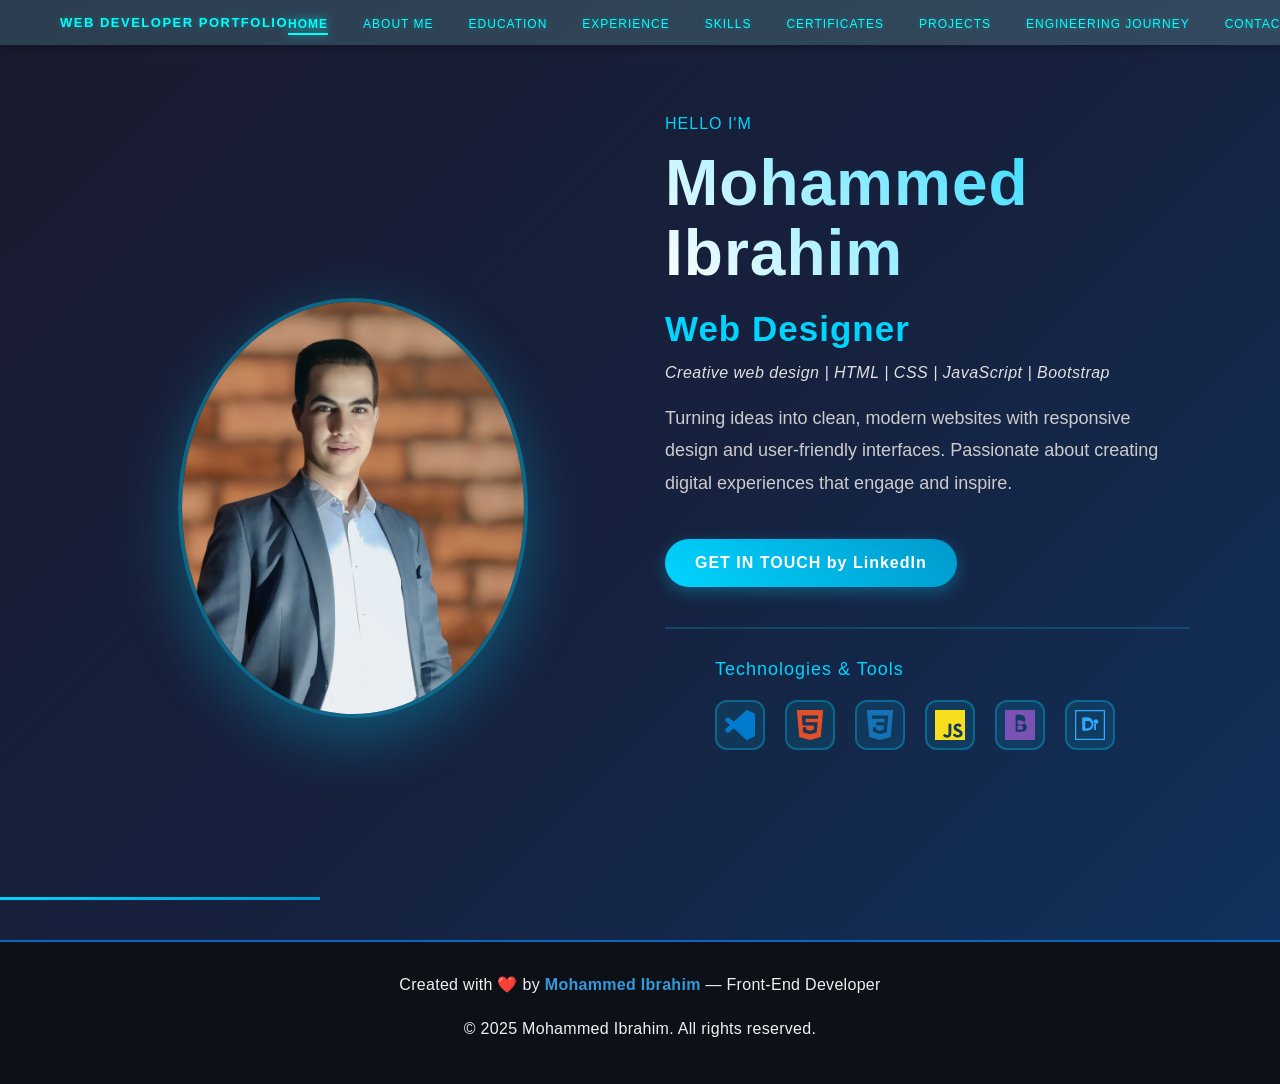
<file: index.html>
<!DOCTYPE html>
<html lang="en" dir="ltr">

<head>
  <meta charset="UTF-8" />
  <meta name="viewport" content="width=device-width, initial-scale=1.0" />
  <meta name="description"
    content="Mohammed Ibrahim - Front-End Web Developer & Electronics Engineer. Specializing in HTML, CSS, JavaScript, Bootstrap, and responsive web design." />
  <meta name="keywords"
    content="Mohammed Ibrahim, Web Developer, Front-End Developer, HTML, CSS, JavaScript, Bootstrap, Web Design, Electronics Engineer, Portfolio" />
  <meta name="author" content="Mohammed Ibrahim" />
  <meta property="og:title" content="Mohammed Ibrahim - Web Developer Portfolio" />
  <meta property="og:description"hhhhh
    content="Creative web design with HTML, CSS, JavaScript & Bootstrap. Building modern, responsive websites." />
  <meta property="og:type" content="website" />
  <title>Mohammed Ibrahim - Web Developer Portfolio</title>
  <link rel="icon" type="image/png"
    href="data:image/svg+xml,<svg xmlns='http://www.w3.org/2000/svg' viewBox='0 0 100 100'><text y='0.9em' font-size='90'>💻</text></svg>" />
  <link rel="stylesheet" href="./CSS/navigation.css" />
  <link rel="stylesheet" href="./CSS/index.css" />
</head>

<body>
  <!-- Navigation -->
  <nav>
    <div class="logo">WEB DEVELOPER PORTFOLIO</div>
    <div class="menu-toggle" onclick="toggleMenu()">
      <span></span>
      <span></span>
      <span></span>
    </div>
    <ul class="nav-links">
      <li><a href="./index.html" class="active">HOME</a></li>
      <li><a href="./aboutme.html">ABOUT ME</a></li>
      <li><a href="./education.html">EDUCATION</a></li>
      <li><a href="./experience.html">EXPERIENCE</a></li>
      <li><a href="./Skills and Tools.html">SKILLS</a></li>
      <li><a href="./certificates.html">CERTIFICATES</a></li>
      <li><a href="./projects.html">PROJECTS</a></li>
      <li><a href="./engineering-journey.html">ENGINEERING JOURNEY</a></li>
      <li><a href="./Contact .html">CONTACT</a></li>
    </ul>
  </nav>

  <!-- Main Container -->
  <div class="container">
    <!-- Image Section - Left -->
    <div class="image-section">
      <div class="profile-container">
        <div class="profile-image">
          <img width="350px" height="350px" src="./img/صورتي.jpg" alt="Mohammed Ibrahim Profile"
            style="object-fit: cover; object-position: center 20%;" />
        </div>
      </div>
    </div>

    <!-- Content Section - Right -->
    <div class="content">
      <div class="greeting">HELLO I'M</div>
      <h1 class="main-title">Mohammed<br />Ibrahim</h1>
      <div class="subtitle">Web Designer</div>
      <div class="tagline">
        Creative web design | HTML | CSS | JavaScript | Bootstrap
      </div>
      <p class="description">
        Turning ideas into clean, modern websites with responsive design and
        user-friendly interfaces. Passionate about creating digital
        experiences that engage and inspire.
      </p>
      <a href="https://www.linkedin.com/in/muhammed-ibrahim-517ba3384?lipi=urn%3Ali%3Apage%3Ad_flagship3_profile_view_base_contact_details%3BgfCM4dH5Qda%2BT0c1jZXlGQ%3D%3D"
        class="cta-button">GET IN TOUCH by LinkedIn</a>

      <!-- Skills Section -->
      <div class="skills-section">
        <div class="skills-title">Technologies & Tools</div>
        <div class="skills-icons">
          <div class="skill-icon vscode-icon" data-skill="VS Code"></div>
          <div class="skill-icon html-icon" data-skill="HTML5"></div>
          <div class="skill-icon css-icon" data-skill="CSS3"></div>
          <div class="skill-icon js-icon" data-skill="JavaScript"></div>
          <div class="skill-icon bootstrap-icon" data-skill="Bootstrap"></div>
          <div class="skill-icon photoshop-icon" data-skill="Photoshop"></div>
        </div>
      </div>
    </div>
  </div>
  <!-- Portfolio Badge -->
  <div class="portfolio-badge">PORTFOLIO 2024</div>

  <!-- Progress Line -->
  <div class="progress-line"></div>

  <!-- Particles Background -->
  <div class="particles" id="particles"></div>

  <footer class="footer">
    <div class="footer-container">
      <p class="footer-text">
        Created with ❤️ by <strong>Mohammed Ibrahim</strong> — Front-End
        Developer
      </p>
      <p class="footer-text">© 2025 Mohammed Ibrahim. All rights reserved.</p>
    </div>
  </footer>

  <script src="./JS/navigation.js"></script>
  <!-- <script src="./JS/index.js"></script> -->
</body>

</html>
</file>
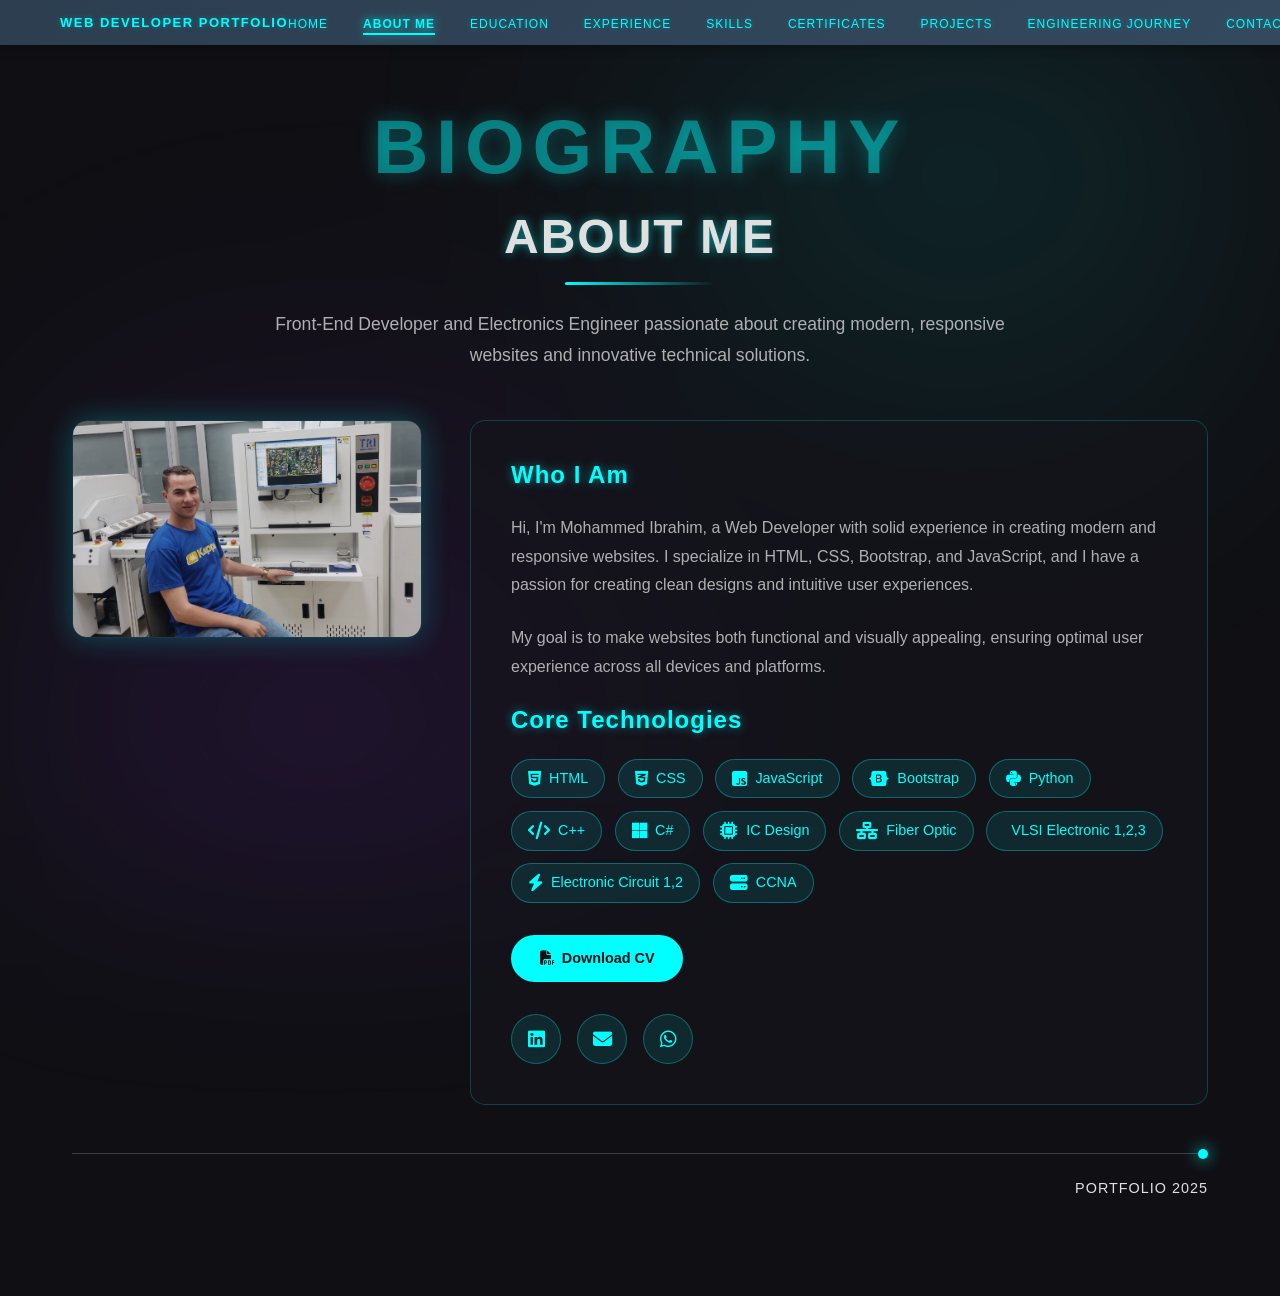
<file: aboutme.html>
<!DOCTYPE html>
<html lang="en">

<head>
  <meta charset="UTF-8" />
  <meta name="viewport" content="width=device-width, initial-scale=1.0" />
  <meta name="description"
    content="About Mohammed Ibrahim - Front-End Developer and Electronics Engineer with expertise in web development, networking, and embedded systems." />
  <meta name="keywords"
    content="About Mohammed Ibrahim, Web Developer Bio, Front-End Developer, Electronics Engineer, Skills, Experience" />
  <title>About Me - Mohammed Ibrahim</title>
  <link rel="icon" type="image/png"
    href="data:image/svg+xml,<svg xmlns='http://www.w3.org/2000/svg' viewBox='0 0 100 100'><text y='0.9em' font-size='90'>💻</text></svg>" />
  <link href="https://cdnjs.cloudflare.com/ajax/libs/bootstrap/5.3.0/css/bootstrap.min.css" rel="stylesheet" />
  <link href="https://cdnjs.cloudflare.com/ajax/libs/font-awesome/6.4.0/css/all.min.css" rel="stylesheet" />
  <link rel="stylesheet" href="./CSS/navigation.css" />
  <link rel="stylesheet" href="./CSS/aboutme.css" />
</head>

<body>
  <!-- Navigation -->
  <!-- Navigation -->
  <nav>
    <div class="logo">WEB DEVELOPER PORTFOLIO</div>
    <div class="menu-toggle" onclick="toggleMenu()">
      <span></span>
      <span></span>
      <span></span>
    </div>
    <ul class="nav-links">
      <li><a href="./index.html">HOME</a></li>
      <li><a href="./aboutme.html" class="active">ABOUT ME</a></li>
      <li><a href="./education.html">EDUCATION</a></li>
      <li><a href="./experience.html">EXPERIENCE</a></li>
      <li><a href="./Skills and Tools.html">SKILLS</a></li>
      <li><a href="./certificates.html">CERTIFICATES</a></li>
      <li><a href="./projects.html">PROJECTS</a></li>
      <li><a href="./engineering-journey.html">ENGINEERING JOURNEY</a></li>
      <li><a href="./Contact .html">CONTACT</a></li>
    </ul>
  </nav>

  <!-- Main Container -->
  <section class="aboutme-section container my-5 py-5">
    <!-- Header Section -->
    <div class="section-header text-center mb-5">
      <h2 class="main-title">BIOGRAPHY</h2>
      <h1 class="section-title">About Me</h1>
      <div class="underline mx-auto mb-4"></div>
      <p class="section-description">
        Front-End Developer and Electronics Engineer passionate about creating modern,
        responsive websites and innovative technical solutions.
      </p>
    </div>

    <!-- Profile Content -->
    <div class="profile-section">
      <!-- Profile Image -->
      <div class="profile-image-container">
        <img src="./vedio/My Work.jpg" alt="Mohammed Ibrahim" class="profile-image" />
      </div>

      <!-- Profile Content -->
      <div class="profile-content">
        <h3 class="content-title">Who I Am</h3>
        <p class="profile-description">
          Hi, I'm Mohammed Ibrahim, a Web Developer with solid experience in
          creating modern and responsive websites. I specialize in HTML,
          CSS, Bootstrap, and JavaScript, and I have a passion for
          creating clean designs and intuitive user experiences.
        </p>

        <p class="profile-description">
          My goal is to make websites both functional and visually
          appealing, ensuring optimal user experience across all devices
          and platforms.
        </p>

        <!-- Skills -->
        <h3 class="content-title">Core Technologies</h3>
        <div class="skills-container">
          <span class="skill-tag">
            <i class="fab fa-html5"></i> HTML
          </span>
          <span class="skill-tag">
            <i class="fab fa-css3-alt"></i> CSS
          </span>
          <span class="skill-tag">
            <i class="fab fa-js-square"></i> JavaScript
          </span>
          <span class="skill-tag">
            <i class="fab fa-bootstrap"></i> Bootstrap
          </span>
          <span class="skill-tag">
            <i class="fab fa-python"></i> Python
          </span>
          <span class="skill-tag">
            <i class="fas fa-code"></i> C++
          </span>
          <span class="skill-tag">
            <i class="fab fa-microsoft"></i> C#
          </span>
          <span class="skill-tag">
            <i class="fas fa-microchip"></i> IC Design
          </span>
          <span class="skill-tag">
            <i class="fas fa-network-wired"></i> Fiber Optic
          </span>
          <span class="skill-tag">
            <i class="fas fa-chip"></i> VLSI Electronic 1,2,3
          </span>
          <span class="skill-tag">
            <i class="fas fa-bolt"></i> Electronic Circuit 1,2
          </span>
          <span class="skill-tag">
            <i class="fas fa-server"></i> CCNA
          </span>
        </div>

        <!-- Action Buttons -->
        <div class="action-buttons">
          <a href="https://drive.google.com/drive/folders/10YxI4eOWl0uz5RYJX0NkCNUCjV-ZsT6P" target="_blank"
            class="btn-download">
            <i class="fas fa-file-pdf"></i> Download CV
          </a>
        </div>

        <!-- Social Links -->
        <div class="social-links">
          <a href="https://linkedin.com/in/muhammed-ibrahim-517ba3384" target="_blank" class="social-link"
            title="LinkedIn">
            <i class="fab fa-linkedin"></i>
          </a>
          <a href="mailto:muhammedibrahim55k@gmail.com" class="social-link" title="Email">
            <i class="fas fa-envelope"></i>
          </a>
          <a href="https://wa.me/201061205425" target="_blank" class="social-link" title="WhatsApp">
            <i class="fab fa-whatsapp"></i>
          </a>
        </div>
      </div>
    </div>

    <div class="footer-line mt-5 pt-3 d-flex justify-content-end align-items-center">
      <span class="portfolio-year">Portfolio 2025</span>
    </div>
  </section>

  <!-- <script src="https://cdnjs.cloudflare.com/ajax/libs/bootstrap/5.3.0/js/bootstrap.bundle.min.js"></script> -->
  <script src="./JS/navigation.js"></script>
  <script src="./JS/aboutme.js"></script>


</body>

</html>
</file>
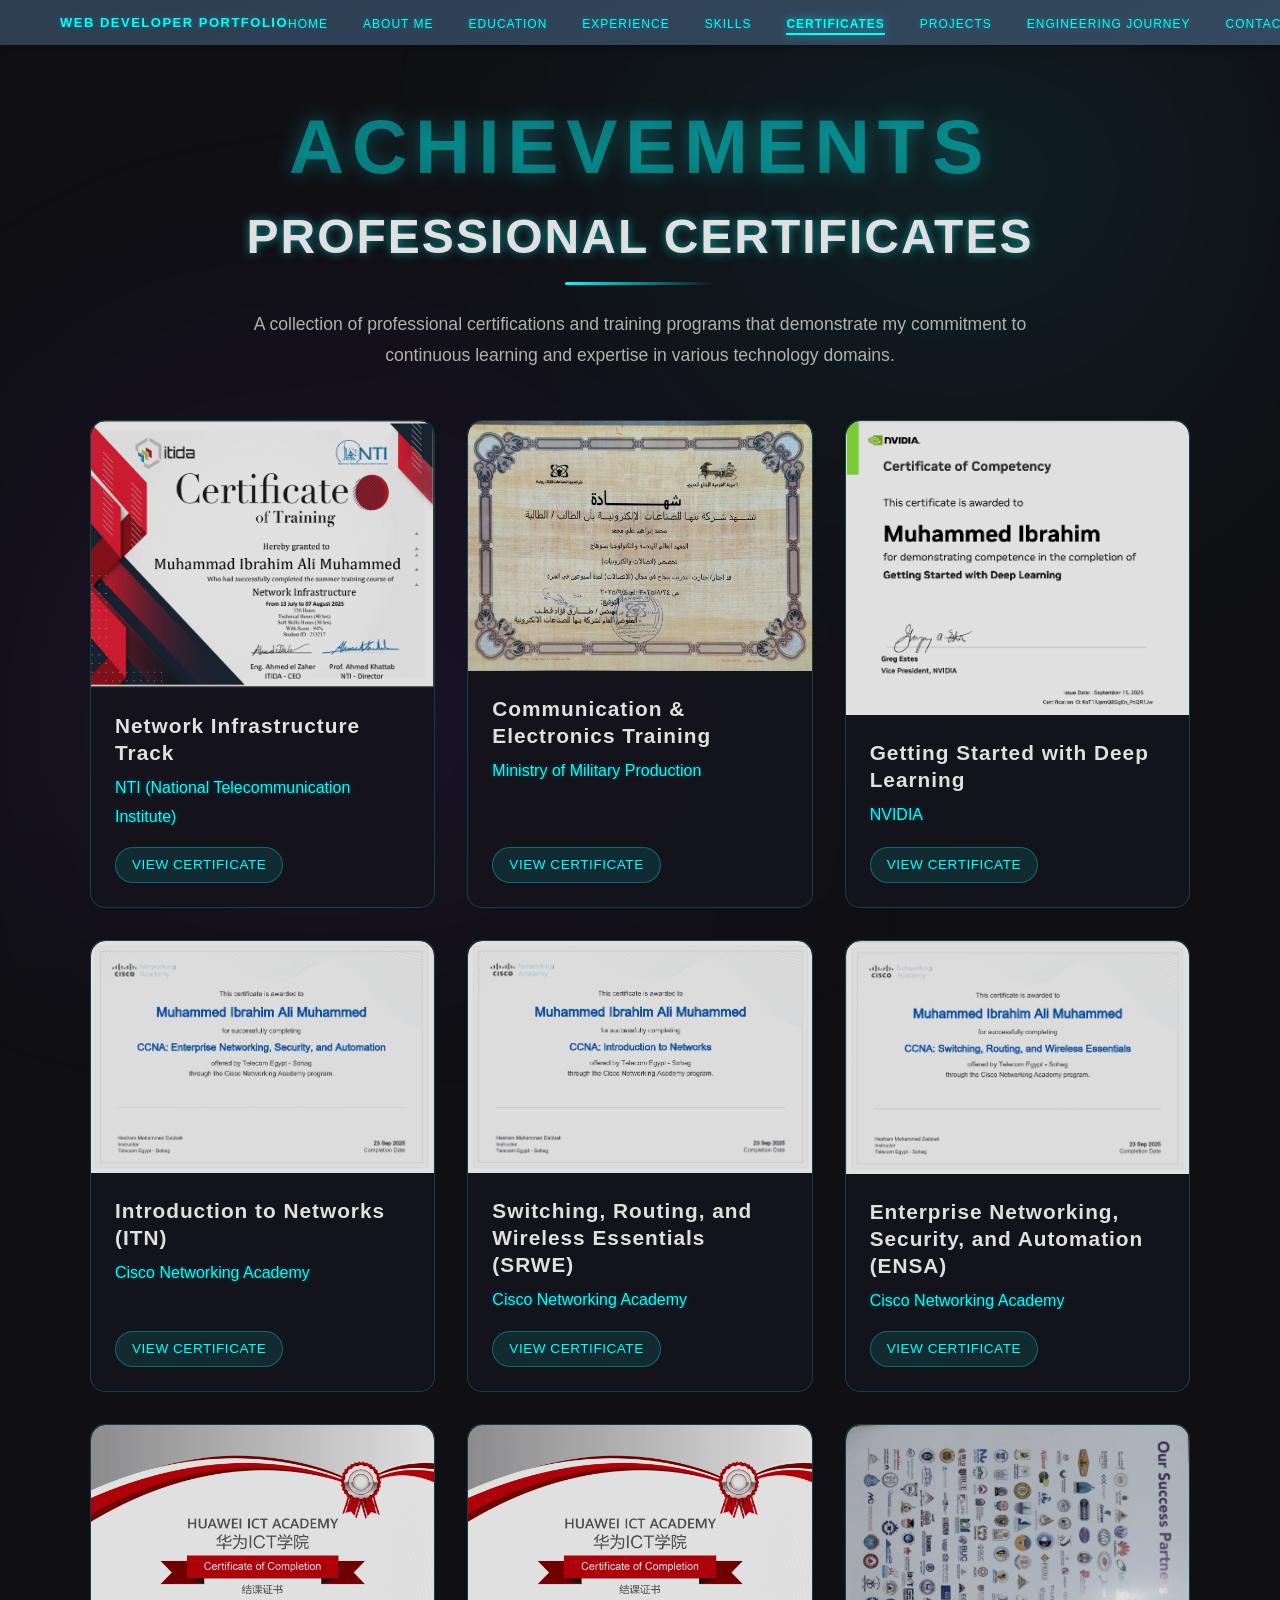
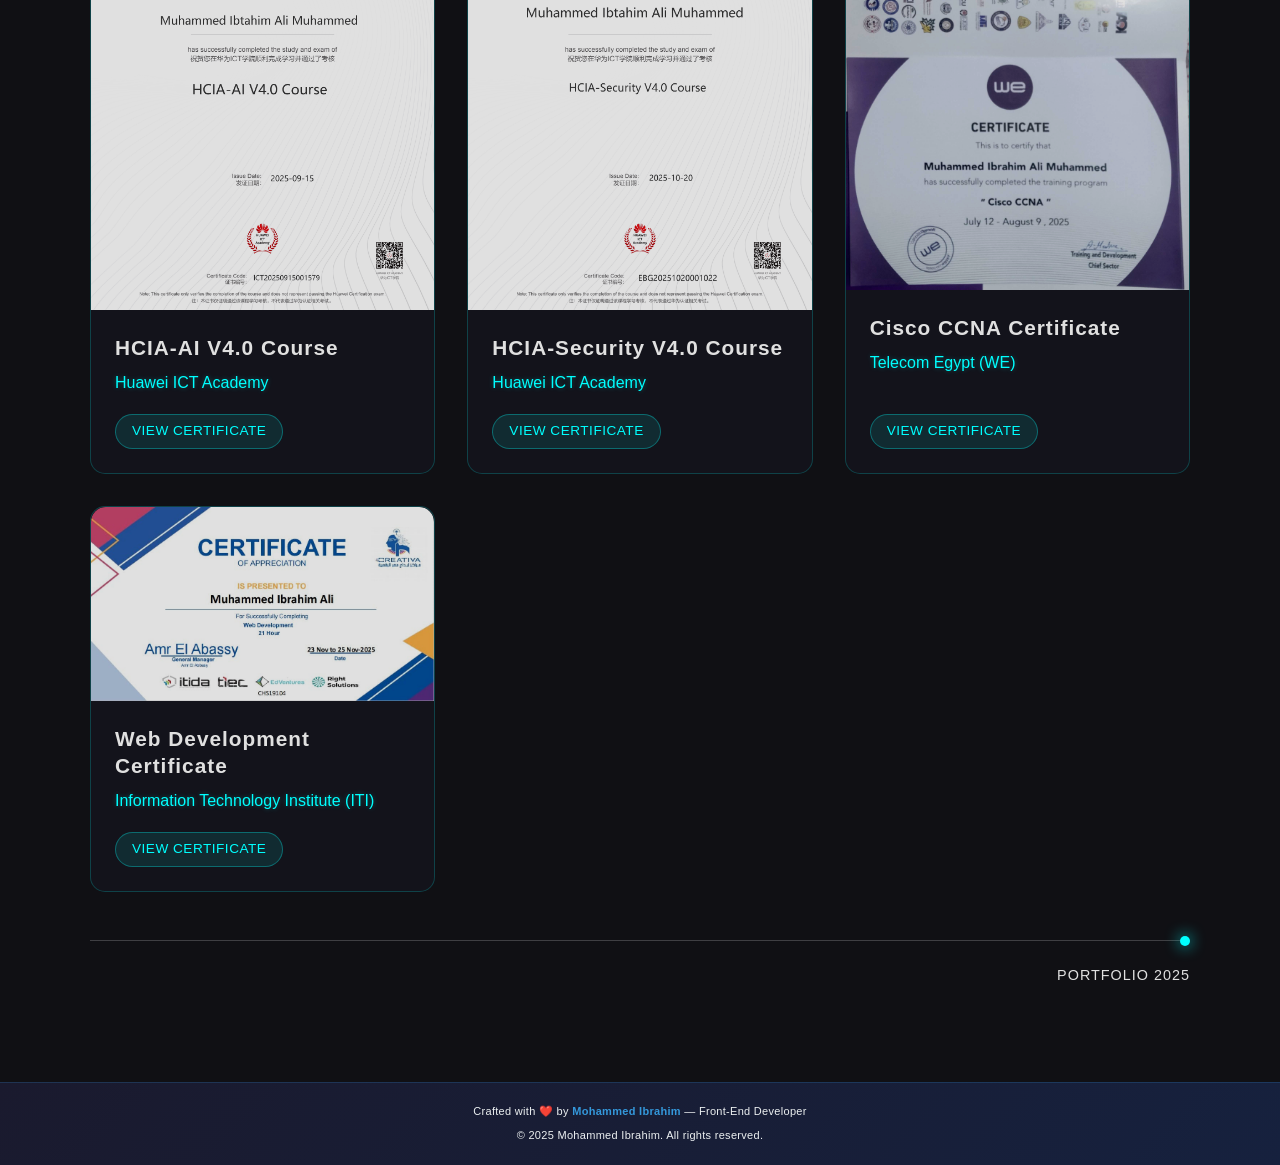
<file: certificates.html>
<!DOCTYPE html>
<html lang="en" dir="ltr">

<head>
    <meta charset="UTF-8" />
    <meta name="viewport" content="width=device-width, initial-scale=1.0" />
    <meta name="description"
        content="Mohammed Ibrahim's professional certificates - CCNA, Cybersecurity, AI, and web development certifications from Huawei, Cisco, and more." />
    <meta name="keywords"
        content="Mohammed Ibrahim Certificates, CCNA, Cybersecurity, AI Certification, Huawei ICT, Cisco Networking" />
    <title>Certificates - Mohammed Ibrahim</title>
    <link rel="icon" type="image/png"
        href="data:image/svg+xml,<svg xmlns='http://www.w3.org/2000/svg' viewBox='0 0 100 100'><text y='0.9em' font-size='90'>💻</text></svg>" />
    <link href="https://cdn.jsdelivr.net/npm/bootstrap@5.3.3/dist/css/bootstrap.min.css" rel="stylesheet" />
    <link rel="stylesheet" href="./CSS/navigation.css" />
    <link rel="stylesheet" href="./CSS/certificates.css" />
</head>

<body class="dark-background">
    <!-- Navigation -->
    <nav>
        <div class="logo">WEB DEVELOPER PORTFOLIO</div>
        <div class="menu-toggle" onclick="toggleMenu()">
            <span></span>
            <span></span>
            <span></span>
        </div>
        <ul class="nav-links">
            <li><a href="./index.html">HOME</a></li>
            <li><a href="./aboutme.html">ABOUT ME</a></li>
            <li><a href="./education.html">EDUCATION</a></li>
            <li><a href="./experience.html">EXPERIENCE</a></li>
            <li><a href="./Skills and Tools.html">SKILLS</a></li>
            <li><a href="./certificates.html" class="active">CERTIFICATES</a></li>
            <li><a href="./projects.html">PROJECTS</a></li>
            <li><a href="./engineering-journey.html">ENGINEERING JOURNEY</a></li>
            <li><a href="./Contact .html">CONTACT</a></li>
        </ul>
    </nav>

    <section class="certificates-section container my-5 py-5">
        <!-- Header Section -->
        <div class="section-header text-center mb-5">
            <h2 class="main-title">ACHIEVEMENTS</h2>
            <h1 class="section-title">Professional Certificates</h1>
            <div class="underline mx-auto mb-4"></div>
            <p class="section-description">
                A collection of professional certifications and training programs that demonstrate
                my commitment to continuous learning and expertise in various technology domains.
            </p>
        </div>

        <!-- Certificates Grid -->
        <div class="certificates-grid">
            <!-- 1. Network Infrastructure Track -->
            <div class="certificate-card">
                <div class="certificate-image">
                    <img src="./vedio/network infrostructure.PNG" alt="Network Infrastructure Track - NTI" />
                </div>
                <div class="certificate-content">
                    <h3 class="certificate-title">Network Infrastructure Track</h3>
                    <p class="certificate-issuer">NTI (National Telecommunication Institute)</p>
                    <div class="certificate-badge">
                        <button onclick="openCertificateModal('./vedio/network infrostructure.PNG')" class="badge-link">
                            <span class="badge-text">View Certificate</span>
                        </button>
                    </div>
                </div>
            </div>

            <!-- 2. Communication & Electronics Training -->
            <div class="certificate-card">
                <div class="certificate-image">
                    <img src="./vedio/Training at Military Factory 144.jpg"
                        alt="Communication & Electronics Training" />
                </div>
                <div class="certificate-content">
                    <h3 class="certificate-title">Communication & Electronics Training</h3>
                    <p class="certificate-issuer">Ministry of Military Production</p>
                    <div class="certificate-badge">
                        <button onclick="openCertificateModal('./vedio/Training at Military Factory 144.jpg')"
                            class="badge-link">
                            <span class="badge-text">View Certificate</span>
                        </button>
                    </div>
                </div>
            </div>

            <!-- 3. Getting Started with Deep Learning -->
            <div class="certificate-card">
                <div class="certificate-image">
                    <img src="./vedio/Nividia.PNG" alt="Deep Learning Certificate - NVIDIA" />
                </div>
                <div class="certificate-content">
                    <h3 class="certificate-title">Getting Started with Deep Learning</h3>
                    <p class="certificate-issuer">NVIDIA</p>
                    <div class="certificate-badge">
                        <button onclick="openCertificateModal('./vedio/Nividia.PNG')" class="badge-link">
                            <span class="badge-text">View Certificate</span>
                        </button>
                    </div>
                </div>
            </div>

            <!-- 4. Introduction to Networks (ITN) -->
            <div class="certificate-card">
                <div class="certificate-image">
                    <img src="./vedio/ITN.PNG" alt="Cisco ITN Certificate" />
                </div>
                <div class="certificate-content">
                    <h3 class="certificate-title">Introduction to Networks (ITN)</h3>
                    <p class="certificate-issuer">Cisco Networking Academy</p>
                    <div class="certificate-badge">
                        <button onclick="openCertificateModal('./vedio/ITN.PNG')" class="badge-link">
                            <span class="badge-text">View Certificate</span>
                        </button>
                    </div>
                </div>
            </div>

            <!-- 5. Switching, Routing, and Wireless Essentials (SRWE) -->
            <div class="certificate-card">
                <div class="certificate-image">
                    <img src="./vedio/SRWE.PNG" alt="Cisco SRWE Certificate" />
                </div>
                <div class="certificate-content">
                    <h3 class="certificate-title">Switching, Routing, and Wireless Essentials (SRWE)</h3>
                    <p class="certificate-issuer">Cisco Networking Academy</p>
                    <div class="certificate-badge">
                        <button onclick="openCertificateModal('./vedio/SRWE.PNG')" class="badge-link">
                            <span class="badge-text">View Certificate</span>
                        </button>
                    </div>
                </div>
            </div>

            <!-- 6. Enterprise Networking, Security, and Automation (ENSA) -->
            <div class="certificate-card">
                <div class="certificate-image">
                    <img src="./vedio/ENSA.PNG" alt="Cisco ENSA Certificate" />
                </div>
                <div class="certificate-content">
                    <h3 class="certificate-title">Enterprise Networking, Security, and Automation (ENSA)</h3>
                    <p class="certificate-issuer">Cisco Networking Academy</p>
                    <div class="certificate-badge">
                        <button onclick="openCertificateModal('./vedio/ENSA.PNG')" class="badge-link">
                            <span class="badge-text">View Certificate</span>
                        </button>
                    </div>
                </div>
            </div>

            <!-- 7. HCIA-AI V4.0 Course -->
            <div class="certificate-card">
                <div class="certificate-image">
                    <img src="./vedio/AI.png" alt="AI Certificate - Huawei" />
                </div>
                <div class="certificate-content">
                    <h3 class="certificate-title">HCIA-AI V4.0 Course</h3>
                    <p class="certificate-issuer">Huawei ICT Academy</p>
                    <div class="certificate-badge">
                        <button onclick="openCertificateModal('./vedio/AI.png')" class="badge-link">
                            <span class="badge-text">View Certificate</span>
                        </button>
                    </div>
                </div>
            </div>

            <!-- 8. HCIA-Security V4.0 Course -->
            <div class="certificate-card">
                <div class="certificate-image">
                    <img src="./vedio/SIBERSECURTY.png" alt="Cybersecurity Certificate - Huawei" />
                </div>
                <div class="certificate-content">
                    <h3 class="certificate-title">HCIA-Security V4.0 Course</h3>
                    <p class="certificate-issuer">Huawei ICT Academy</p>
                    <div class="certificate-badge">
                        <button onclick="openCertificateModal('./vedio/SIBERSECURTY.png')" class="badge-link">
                            <span class="badge-text">View Certificate</span>
                        </button>
                    </div>
                </div>
            </div>

            <!-- 9. Cisco CCNA Certificate -->
            <div class="certificate-card">
                <div class="certificate-image">
                    <img src="./vedio/TelecomEgypt.jpg" alt="CCNA Certificate - Telecom Egypt" />
                </div>
                <div class="certificate-content">
                    <h3 class="certificate-title">Cisco CCNA Certificate</h3>
                    <p class="certificate-issuer">Telecom Egypt (WE)</p>
                    <div class="certificate-badge">
                        <button onclick="openCertificateModal('./vedio/TelecomEgypt.jpg')" class="badge-link">
                            <span class="badge-text">View Certificate</span>
                        </button>
                    </div>
                </div>
            </div>

            <!-- 10. Web Development Certificate -->
            <div class="certificate-card">
                <div class="certificate-image">
                    <img src="./vedio/Web Developmen.jpg" alt="Web Development Certificate - ITI" />
                </div>
                <div class="certificate-content">
                    <h3 class="certificate-title">Web Development Certificate</h3>
                    <p class="certificate-issuer">Information Technology Institute (ITI)</p>
                    <div class="certificate-badge">
                        <button onclick="openCertificateModal('./vedio/Web Developmen.jpg')" class="badge-link">
                            <span class="badge-text">View Certificate</span>
                        </button>
                    </div>
                </div>
            </div>
        </div>

        <!-- Certificate Modal -->
        <div id="certificateModal" class="certificate-modal">
            <span class="modal-close" onclick="closeCertificateModal()">&times;</span>
            <img class="modal-content" id="modalImage" alt="Certificate" onclick="toggleZoom()">
            <div class="zoom-controls">
                <button class="zoom-btn" onclick="zoomIn()" title="Zoom In">+</button>
                <button class="zoom-btn" onclick="zoomOut()" title="Zoom Out">−</button>
                <button class="zoom-btn" onclick="resetZoom()" title="Reset">⟲</button>
            </div>
        </div>

        <div class="footer-line mt-5 pt-3 d-flex justify-content-end align-items-center">
            <span class="portfolio-year">Portfolio 2025</span>
        </div>
    </section>

    <script src="https://cdn.jsdelivr.net/npm/bootstrap@5.3.3/dist/js/bootstrap.bundle.min.js"></script>

    <script>
        let currentZoom = 1;
        let isDragging = false;
        let startX, startY;
        let translateX = 0, translateY = 0;

        // Open Certificate Modal
        function openCertificateModal(imageSrc) {
            const modal = document.getElementById('certificateModal');
            const modalImg = document.getElementById('modalImage');
            modal.style.display = 'block';
            modalImg.src = imageSrc;
            currentZoom = 1;
            translateX = 0;
            translateY = 0;
            modalImg.style.transform = `translate(0px, 0px) scale(${currentZoom})`;
            modalImg.classList.remove('zoomed', 'draggable');
            document.body.style.overflow = 'hidden';
        }

        // Close Certificate Modal
        function closeCertificateModal() {
            document.getElementById('certificateModal').style.display = 'none';
            document.body.style.overflow = 'auto';
            currentZoom = 1;
            translateX = 0;
            translateY = 0;
        }

        // Toggle Zoom (click on image)
        function toggleZoom() {
            const modalImg = document.getElementById('modalImage');
            if (currentZoom === 1) {
                currentZoom = 1.8;
                modalImg.classList.add('zoomed', 'draggable');
            } else {
                currentZoom = 1;
                translateX = 0;
                translateY = 0;
                modalImg.classList.remove('zoomed', 'draggable');
            }
            updateTransform();
        }

        // Zoom In
        function zoomIn() {
            const modalImg = document.getElementById('modalImage');
            currentZoom += 0.3;
            if (currentZoom > 3) currentZoom = 3;
            if (currentZoom > 1) {
                modalImg.classList.add('draggable');
            }
            updateTransform();
        }

        // Zoom Out
        function zoomOut() {
            const modalImg = document.getElementById('modalImage');
            currentZoom -= 0.3;
            if (currentZoom < 0.5) currentZoom = 0.5;
            if (currentZoom <= 1) {
                currentZoom = 1;
                translateX = 0;
                translateY = 0;
                modalImg.classList.remove('zoomed', 'draggable');
            }
            updateTransform();
        }

        // Reset Zoom
        function resetZoom() {
            const modalImg = document.getElementById('modalImage');
            currentZoom = 1;
            translateX = 0;
            translateY = 0;
            modalImg.classList.remove('zoomed', 'draggable');
            updateTransform();
        }

        // Update Transform
        function updateTransform() {
            const modalImg = document.getElementById('modalImage');
            modalImg.style.transform = `translate(${translateX}px, ${translateY}px) scale(${currentZoom})`;
        }

        // Drag functionality
        const modalImg = document.getElementById('modalImage');

        modalImg.addEventListener('mousedown', function (e) {
            if (currentZoom > 1) {
                isDragging = true;
                startX = e.clientX - translateX;
                startY = e.clientY - translateY;
                e.preventDefault();
            }
        });

        document.addEventListener('mousemove', function (e) {
            if (isDragging && currentZoom > 1) {
                translateX = e.clientX - startX;
                translateY = e.clientY - startY;
                updateTransform();
            }
        });

        document.addEventListener('mouseup', function () {
            isDragging = false;
        });

        // Touch support for mobile
        modalImg.addEventListener('touchstart', function (e) {
            if (currentZoom > 1) {
                isDragging = true;
                const touch = e.touches[0];
                startX = touch.clientX - translateX;
                startY = touch.clientY - translateY;
                e.preventDefault();
            }
        });

        document.addEventListener('touchmove', function (e) {
            if (isDragging && currentZoom > 1) {
                const touch = e.touches[0];
                translateX = touch.clientX - startX;
                translateY = touch.clientY - startY;
                updateTransform();
            }
        });

        document.addEventListener('touchend', function () {
            isDragging = false;
        });

        // Close modal when clicking outside the image
        document.getElementById('certificateModal').addEventListener('click', function (event) {
            if (event.target === this) {
                closeCertificateModal();
            }
        });

        // Close modal with Escape key
        document.addEventListener('keydown', function (event) {
            if (event.key === 'Escape') {
                closeCertificateModal();
            }
        });
    </script>

    <script src="./JS/certificates.js"></script>

    <footer class="footer">
        <div class="footer-container">
            <p class="footer-text">
                Crafted with ❤️ by <strong>Mohammed Ibrahim</strong> — Front-End
                Developer
            </p>
            <p class="footer-text">
                © 2025 Mohammed Ibrahim. All rights reserved.
            </p>
        </div>
    </footer>

    <script src="./JS/navigation.js"></script>
    <script src="./JS/certificates.js"></script>
</body>

</html>
</file>
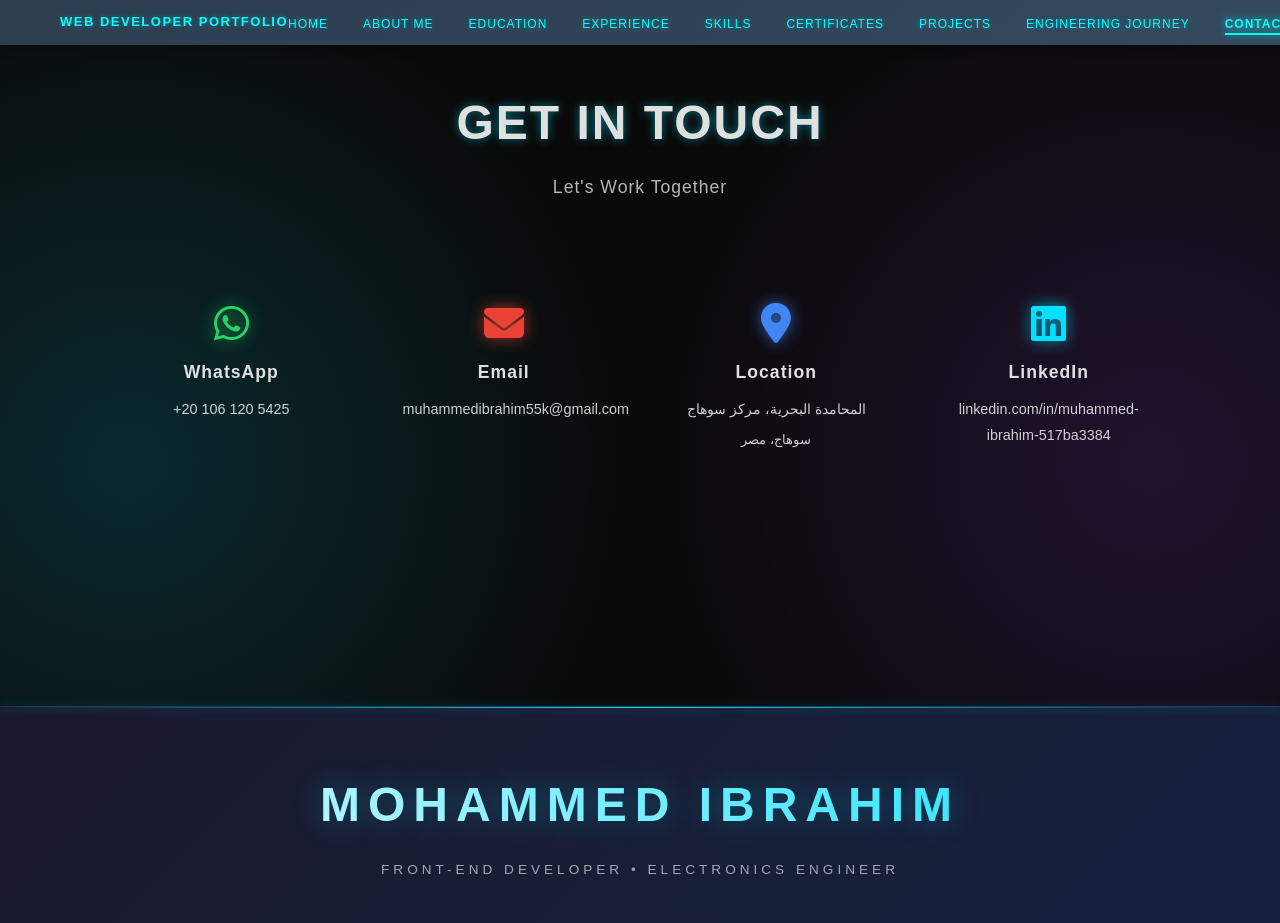
<file: Contact .html>
<!DOCTYPE html>
<html lang="en">

<head>
  <meta charset="UTF-8" />
  <meta name="viewport" content="width=device-width, initial-scale=1.0" />
  <meta name="description"
    content="Contact Mohammed Ibrahim - Get in touch via WhatsApp, Email, or LinkedIn. Available for web development projects and collaborations." />
  <meta name="keywords"
    content="Contact Mohammed Ibrahim, Web Developer Contact, Hire Web Developer, Mohammed Ibrahim Email, LinkedIn" />
  <title>Contact - Mohammed Ibrahim</title>
  <link rel="icon" type="image/png"
    href="data:image/svg+xml,<svg xmlns='http://www.w3.org/2000/svg' viewBox='0 0 100 100'><text y='0.9em' font-size='90'>💻</text></svg>" />
  <link rel="stylesheet" href="./CSS/navigation.css" />
  <link rel="stylesheet" href="./CSS/Contact.css" />
  <!-- Font Awesome for Icons -->
  <link rel="stylesheet" href="https://cdnjs.cloudflare.com/ajax/libs/font-awesome/6.5.0/css/all.min.css" />
</head>

<body>
  <div class="main-container">
    <!-- Navigation -->
    <nav>
      <div class="logo">WEB DEVELOPER PORTFOLIO</div>
      <div class="menu-toggle" onclick="toggleMenu()">
        <span></span>
        <span></span>
        <span></span>
      </div>
      <ul class="nav-links">
        <li><a href="./index.html">HOME</a></li>
        <li><a href="./aboutme.html">ABOUT ME</a></li>
        <li><a href="./education.html">EDUCATION</a></li>
        <li><a href="./experience.html">EXPERIENCE</a></li>
        <li><a href="./Skills and Tools.html">SKILLS</a></li>
        <li><a href="./certificates.html">CERTIFICATES</a></li>
        <li><a href="./projects.html">PROJECTS</a></li>
        <li><a href="./engineering-journey.html">ENGINEERING JOURNEY</a></li>
        <li><a href="./Contact .html" class="active">CONTACT</a></li>
      </ul>
    </nav>

    <div class="background-effects"></div>

    <!-- Contact Section -->
    <section class="contact-section">
      <h1 class="heading-main">GET IN TOUCH</h1>
      <p class="heading-sub">Let's Work Together</p>

      <div class="contact-cards">
        <!-- WhatsApp -->
        <div class="card">
          <a href="https://wa.me/201061205425" target="_blank" style="text-decoration: none; color: inherit;">
            <i class="fab fa-whatsapp icon"></i>
            <h3 class="card-title">WhatsApp</h3>
            <p>+20 106 120 5425</p>
          </a>
        </div>

        <!-- Email -->
        <div class="card">
          <a href="mailto:muhammedibrahim55k@gmail.com" style="text-decoration: none; color: inherit;">
            <i class="fas fa-envelope icon"></i>
            <h3 class="card-title">Email</h3>
            <p>muhammedibrahim55k@gmail.com</p>
          </a>
        </div>

        <!-- Location -->
        <div class="card">
          <a href="https://www.google.com/maps/search/المحامدة+البحرية،+مركز+سوهاج،+سوهاج،+مصر" target="_blank"
            style="text-decoration: none; color: inherit;">
            <i class="fas fa-map-marker-alt icon"></i>
            <h3 class="card-title">Location</h3>
            <p>المحامدة البحرية، مركز سوهاج</p>
            <p class="small-text">سوهاج، مصر</p>
          </a>
        </div>

        <!-- LinkedIn -->
        <div class="card">
          <a href="https://linkedin.com/in/muhammed-ibrahim-517ba3384" target="_blank"
            style="text-decoration: none; color: inherit;">
            <i class="fab fa-linkedin icon"></i>
            <h3 class="card-title">LinkedIn</h3>
            <p>linkedin.com/in/muhammed-ibrahim-517ba3384</p>
          </a>
        </div>
      </div>
    </section>

    <!-- Footer -->
    <footer class="footer">
      <h2 class="footer-name">MOHAMMED IBRAHIM</h2>
      <p class="footer-tagline">FRONT-END DEVELOPER • ELECTRONICS ENGINEER</p>
    </footer>

  </div>

  <script src="./JS/navigation.js"></script>
</body>

</html>
</file>
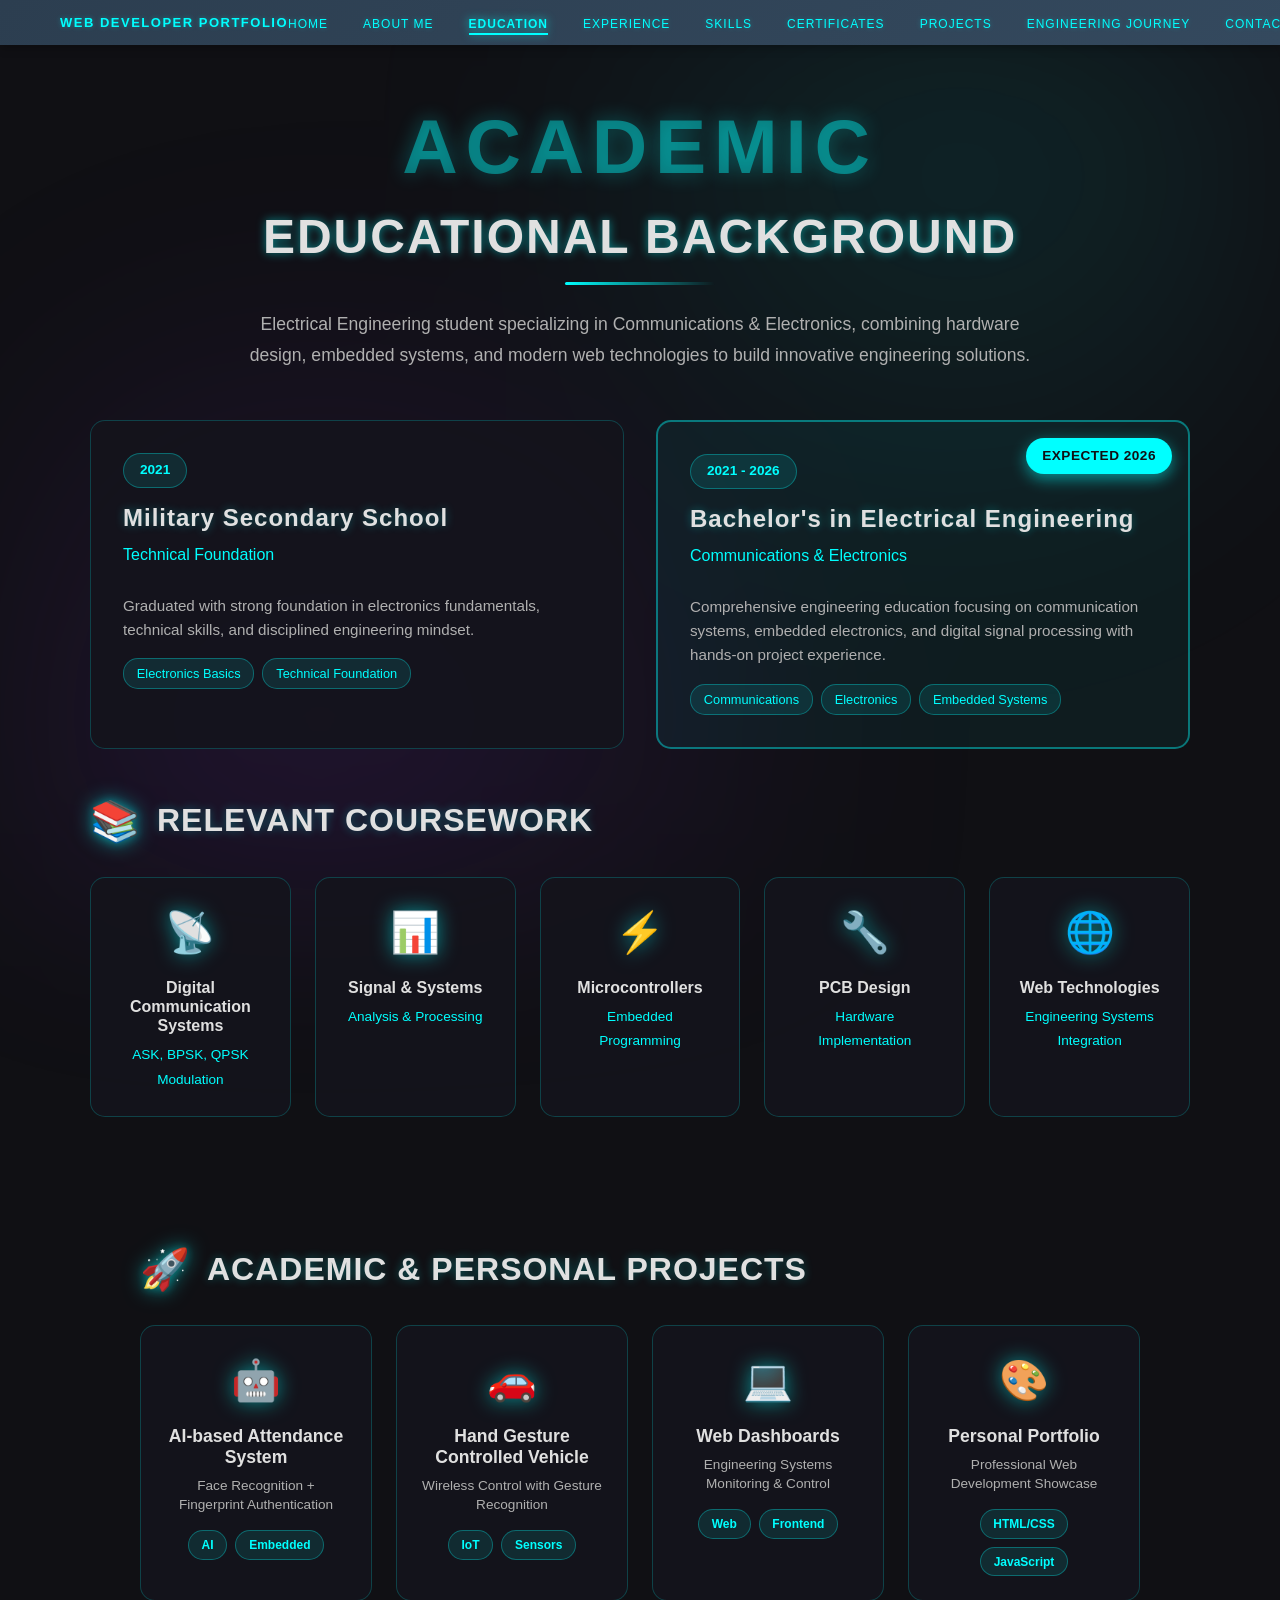
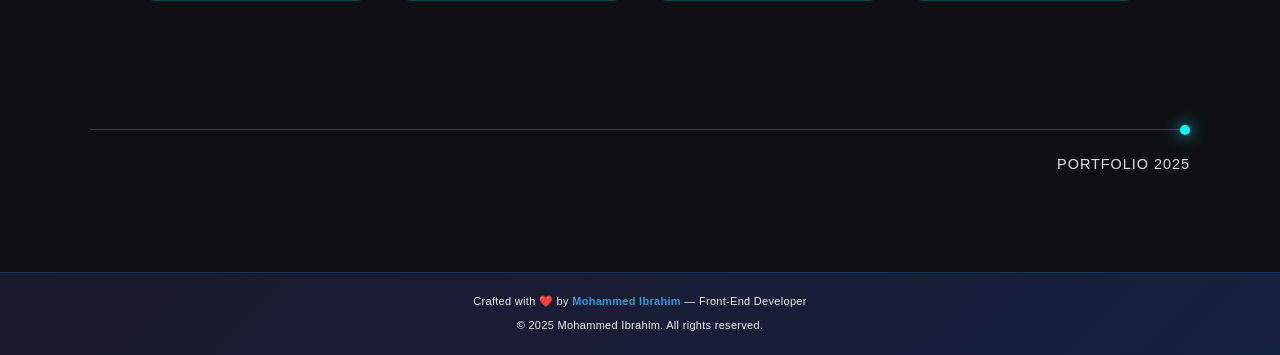
<file: education.html>
<!DOCTYPE html>
<html lang="en" dir="ltr">

<head>
    <meta charset="UTF-8">
    <meta name="viewport" content="width=device-width, initial-scale=1.0">
    <meta name="description"
        content="Mohammed Ibrahim's educational background - Bachelor's in Electronics and Communications Engineering from Sohag University." />
    <meta name="keywords"
        content="Mohammed Ibrahim Education, Electronics Engineering, Sohag University, Academic Background" />
    <title>Education - Mohammed Ibrahim</title>
    <link rel="icon" type="image/png"
        href="data:image/svg+xml,<svg xmlns='http://www.w3.org/2000/svg' viewBox='0 0 100 100'><text y='0.9em' font-size='90'>💻</text></svg>" />
    <link href="https://cdn.jsdelivr.net/npm/bootstrap@5.3.3/dist/css/bootstrap.min.css" rel="stylesheet">
    <link rel="stylesheet" href="./CSS/navigation.css">
    <link rel="stylesheet" href="./CSS/education.css">
</head>

<body class="dark-background">
    <!-- Navigation -->
    <nav>
        <div class="logo">WEB DEVELOPER PORTFOLIO</div>
        <div class="menu-toggle" onclick="toggleMenu()">
            <span></span>
            <span></span>
            <span></span>
        </div>
        <ul class="nav-links">
            <li><a href="./index.html">HOME</a></li>
            <li><a href="./aboutme.html">ABOUT ME</a></li>
            <li><a href="./education.html" class="active">EDUCATION</a></li>
            <li><a href="./experience.html">EXPERIENCE</a></li>
            <li><a href="./Skills and Tools.html">SKILLS</a></li>
            <li><a href="./certificates.html">CERTIFICATES</a></li>
            <li><a href="./projects.html">PROJECTS</a></li>
            <li><a href="./engineering-journey.html">ENGINEERING JOURNEY</a></li>
            <li><a href="./Contact .html">CONTACT</a></li>
        </ul>
    </nav>

    <section class="education-section container my-5 py-5">
        <!-- Header Section -->
        <div class="section-header text-center mb-5">
            <h2 class="main-title">ACADEMIC</h2>
            <h1 class="section-title">Educational Background</h1>
            <div class="underline mx-auto mb-4"></div>
            <p class="section-description">
                Electrical Engineering student specializing in Communications & Electronics,
                combining hardware design, embedded systems, and modern web technologies
                to build innovative engineering solutions.
            </p>
        </div>

        <!-- Education Cards -->
        <div class="education-grid">
            <!-- Military Secondary School -->
            <div class="education-card">
                <div class="card-header">
                    <div class="year-badge">2021</div>
                    <h3 class="degree-title">Military Secondary School</h3>
                    <p class="institution-name">Technical Foundation</p>
                </div>
                <div class="card-content">
                    <p class="degree-description">
                        Graduated with strong foundation in electronics fundamentals,
                        technical skills, and disciplined engineering mindset.
                    </p>
                    <div class="highlights">
                        <span class="highlight-tag">Electronics Basics</span>
                        <span class="highlight-tag">Technical Foundation</span>
                    </div>
                </div>
            </div>

            <!-- Bachelor's Degree -->
            <div class="education-card featured">
                <div class="graduation-badge">Expected 2026</div>
                <div class="card-header">
                    <div class="year-badge">2021 - 2026</div>
                    <h3 class="degree-title">Bachelor's in Electrical Engineering</h3>
                    <p class="institution-name">Communications & Electronics</p>
                </div>
                <div class="card-content">
                    <p class="degree-description">
                        Comprehensive engineering education focusing on communication systems,
                        embedded electronics, and digital signal processing with hands-on project
                        experience.
                    </p>
                    <div class="highlights">
                        <span class="highlight-tag">Communications</span>
                        <span class="highlight-tag">Electronics</span>
                        <span class="highlight-tag">Embedded Systems</span>
                    </div>
                </div>
            </div>
        </div>

        <!-- Relevant Coursework Section -->
        <div class="coursework-section mt-5">
            <h2 class="subsection-title">
                <span class="title-icon">📚</span>
                Relevant Coursework
            </h2>
            <div class="coursework-grid">
                <div class="course-item">
                    <div class="course-icon">📡</div>
                    <h4>Digital Communication Systems</h4>
                    <p>ASK, BPSK, QPSK Modulation</p>
                </div>
                <div class="course-item">
                    <div class="course-icon">📊</div>
                    <h4>Signal & Systems</h4>
                    <p>Analysis & Processing</p>
                </div>
                <div class="course-item">
                    <div class="course-icon">⚡</div>
                    <h4>Microcontrollers</h4>
                    <p>Embedded Programming</p>
                </div>
                <div class="course-item">
                    <div class="course-icon">🔧</div>
                    <h4>PCB Design</h4>
                    <p>Hardware Implementation</p>
                </div>
                <div class="course-item">
                    <div class="course-icon">🌐</div>
                    <h4>Web Technologies</h4>
                    <p>Engineering Systems Integration</p>
                </div>
            </div>
        </div>

        <!-- Academic Projects Section -->
        <div class="projects-section mt-5">
            <h2 class="subsection-title">
                <span class="title-icon">🚀</span>
                Academic & Personal Projects
            </h2>
            <div class="academic-projects-grid">
                <div class="project-box">
                    <div class="project-icon">🤖</div>
                    <h4>AI-based Attendance System</h4>
                    <p>Face Recognition + Fingerprint Authentication</p>
                    <div class="project-tags">
                        <span>AI</span>
                        <span>Embedded</span>
                    </div>
                </div>
                <div class="project-box">
                    <div class="project-icon">🚗</div>
                    <h4>Hand Gesture Controlled Vehicle</h4>
                    <p>Wireless Control with Gesture Recognition</p>
                    <div class="project-tags">
                        <span>IoT</span>
                        <span>Sensors</span>
                    </div>
                </div>
                <div class="project-box">
                    <div class="project-icon">💻</div>
                    <h4>Web Dashboards</h4>
                    <p>Engineering Systems Monitoring & Control</p>
                    <div class="project-tags">
                        <span>Web</span>
                        <span>Frontend</span>
                    </div>
                </div>
                <div class="project-box">
                    <div class="project-icon">🎨</div>
                    <h4>Personal Portfolio</h4>
                    <p>Professional Web Development Showcase</p>
                    <div class="project-tags">
                        <span>HTML/CSS</span>
                        <span>JavaScript</span>
                    </div>
                </div>
            </div>
        </div>

        <div class="footer-line mt-5 pt-3 d-flex justify-content-end align-items-center">
            <span class="portfolio-year">Portfolio 2025</span>
        </div>
    </section>

    <script src="https://cdn.jsdelivr.net/npm/bootstrap@5.3.3/dist/js/bootstrap.bundle.min.js"></script>
    <script src="./JS/navigation.js"></script>
    <script src="./JS/education.js"></script>

    <footer class="footer">
        <div class="footer-container">
            <p class="footer-text">
                Crafted with ❤️ by <strong>Mohammed Ibrahim</strong> — Front-End
                Developer
            </p>
            <p class="footer-text">
                © 2025 Mohammed Ibrahim. All rights reserved.
            </p>
        </div>
    </footer>
</body>

</html>
</file>
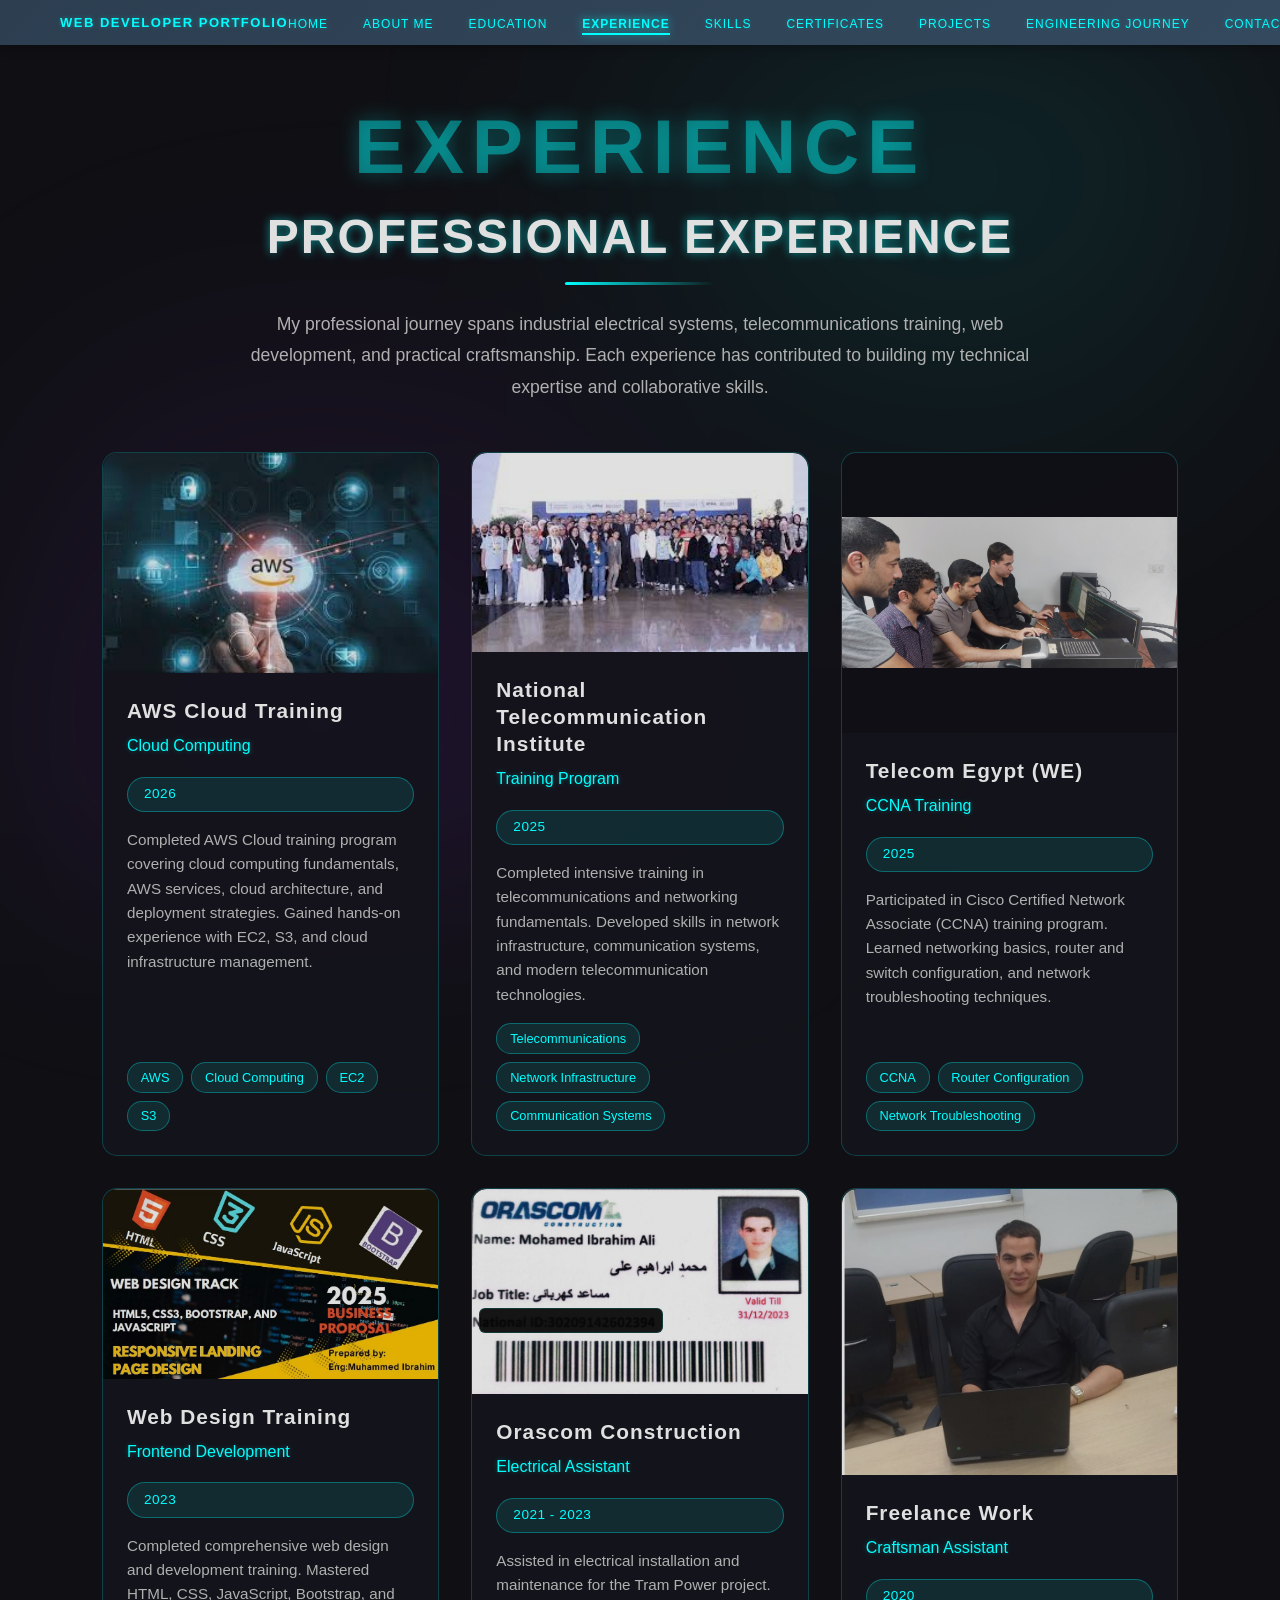
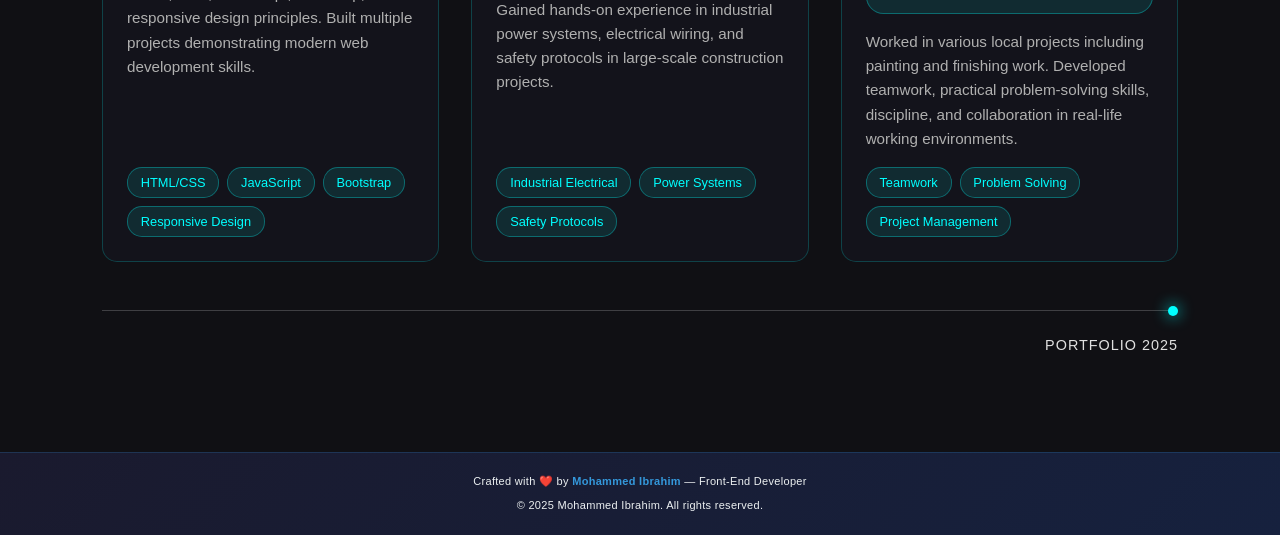
<file: experience.html>
<!DOCTYPE html>
<html lang="en" dir="ltr">

<head>
  <meta charset="UTF-8" />
  <meta name="viewport" content="width=device-width, initial-scale=1.0" />
  <meta name="description"
    content="Mohammed Ibrahim's professional experience - Training at NTI, Telecom Egypt, and Military Factory 144. Web development and networking expertise." />
  <meta name="keywords"
    content="Mohammed Ibrahim Experience, NTI Training, Telecom Egypt, Web Development Projects, Networking" />
  <title>Experience - Mohammed Ibrahim</title>
  <link rel="icon" type="image/png"
    href="data:image/svg+xml,<svg xmlns='http://www.w3.org/2000/svg' viewBox='0 0 100 100'><text y='0.9em' font-size='90'>💻</text></svg>" />
  <link rel="stylesheet" href="./CSS/navigation.css" />
  <link href="https://cdn.jsdelivr.net/npm/bootstrap@5.3.3/dist/css/bootstrap.min.css" rel="stylesheet" />
  <link rel="stylesheet" href="./CSS/experience.css" />
</head>

<body class="dark-background">
  <!-- Navigation -->
  <nav>
    <div class="logo">WEB DEVELOPER PORTFOLIO</div>
    <div class="menu-toggle" onclick="toggleMenu()">
      <span></span>
      <span></span>
      <span></span>
    </div>
    <ul class="nav-links">
      <li><a href="./index.html">HOME</a></li>
      <li><a href="./aboutme.html">ABOUT ME</a></li>
      <li><a href="./education.html">EDUCATION</a></li>
      <li><a href="./experience.html" class="active">EXPERIENCE</a></li>
      <li><a href="./Skills and Tools.html">SKILLS</a></li>
      <li><a href="./certificates.html">CERTIFICATES</a></li>
      <li><a href="./projects.html">PROJECTS</a></li>
      <li><a href="./engineering-journey.html">ENGINEERING JOURNEY</a></li>
      <li><a href="./Contact .html">CONTACT</a></li>
    </ul>
  </nav>

  <section class="experience-section container my-5 py-5">
    <!-- Header Section -->
    <div class="section-header text-center mb-5">
      <h2 class="main-title">EXPERIENCE</h2>
      <h1 class="section-title">Professional Experience</h1>
      <div class="underline mx-auto mb-4"></div>
      <p class="section-description">
        My professional journey spans industrial electrical systems, telecommunications training,
        web development, and practical craftsmanship. Each experience has contributed to building
        my technical expertise and collaborative skills.
      </p>
    </div>

    <!-- Experience Cards -->
    <div class="experience-timeline">
      <!-- 2026: AWS Cloud Training -->
      <div class="experience-card">
        <div class="experience-image">
          <img src="./vedio/AWS.PNG" alt="AWS Cloud Training" />
        </div>
        <div class="experience-content">
          <h3 class="experience-title">AWS Cloud Training</h3>
          <p class="experience-role">Cloud Computing</p>
          <span class="experience-duration">2026</span>
          <p class="experience-description">
            Completed AWS Cloud training program covering cloud computing fundamentals,
            AWS services, cloud architecture, and deployment strategies.
            Gained hands-on experience with EC2, S3, and cloud infrastructure management.
          </p>
          <div class="skills-tags">
            <span class="skill-tag">AWS</span>
            <span class="skill-tag">Cloud Computing</span>
            <span class="skill-tag">EC2</span>
            <span class="skill-tag">S3</span>
          </div>
        </div>
      </div>

      <!-- 2025: National Telecommunication Institute -->
      <div class="experience-card">
        <div class="experience-image">
          <img src="./vedio/NTI.jfif" alt="National Telecommunication Institute" />
        </div>
        <div class="experience-content">
          <h3 class="experience-title">National Telecommunication Institute</h3>
          <p class="experience-role">Training Program</p>
          <span class="experience-duration">2025</span>
          <p class="experience-description">
            Completed intensive training in telecommunications and networking fundamentals.
            Developed skills in network infrastructure, communication systems,
            and modern telecommunication technologies.
          </p>
          <div class="skills-tags">
            <span class="skill-tag">Telecommunications</span>
            <span class="skill-tag">Network Infrastructure</span>
            <span class="skill-tag">Communication Systems</span>
          </div>
        </div>
      </div>

      <!-- 2025: Telecom Egypt (WE) -->
      <div class="experience-card">
        <div class="experience-image">
          <img src="./vedio/WE.jpg" alt="Telecom Egypt WE" />
        </div>
        <div class="experience-content">
          <h3 class="experience-title">Telecom Egypt (WE)</h3>
          <p class="experience-role">CCNA Training</p>
          <span class="experience-duration">2025</span>
          <p class="experience-description">
            Participated in Cisco Certified Network Associate (CCNA) training program.
            Learned networking basics, router and switch configuration,
            and network troubleshooting techniques.
          </p>
          <div class="skills-tags">
            <span class="skill-tag">CCNA</span>
            <span class="skill-tag">Router Configuration</span>
            <span class="skill-tag">Network Troubleshooting</span>
          </div>
        </div>
      </div>

      <!-- 2023: Web Design Training -->
      <div class="experience-card">
        <div class="experience-image">
          <img src="./vedio/Web Design Training.jpeg" alt="Web Design Training" />
        </div>
        <div class="experience-content">
          <h3 class="experience-title">Web Design Training</h3>
          <p class="experience-role">Frontend Development</p>
          <span class="experience-duration">2023</span>
          <p class="experience-description">
            Completed comprehensive web design and development training.
            Mastered HTML, CSS, JavaScript, Bootstrap, and responsive design principles.
            Built multiple projects demonstrating modern web development skills.
          </p>
          <div class="skills-tags">
            <span class="skill-tag">HTML/CSS</span>
            <span class="skill-tag">JavaScript</span>
            <span class="skill-tag">Bootstrap</span>
            <span class="skill-tag">Responsive Design</span>
          </div>
        </div>
      </div>

      <!-- 2021-2023: Orascom Construction -->
      <div class="experience-card">
        <div class="experience-image">
          <img src="./vedio/Orascom.jpeg" alt="Orascom Construction ID Card" />
        </div>
        <div class="experience-content">
          <h3 class="experience-title">Orascom Construction</h3>
          <p class="experience-role">Electrical Assistant</p>
          <span class="experience-duration">2021 - 2023</span>
          <p class="experience-description">
            Assisted in electrical installation and maintenance for the Tram Power project.
            Gained hands-on experience in industrial power systems, electrical wiring,
            and safety protocols in large-scale construction projects.
          </p>
          <div class="skills-tags">
            <span class="skill-tag">Industrial Electrical</span>
            <span class="skill-tag">Power Systems</span>
            <span class="skill-tag">Safety Protocols</span>
          </div>
        </div>
      </div>

      <!-- 2020: Freelance Work -->
      <div class="experience-card">
        <div class="experience-image">
          <img src="./vedio/freelancer.jpg" alt="Freelance Work" />
        </div>
        <div class="experience-content">
          <h3 class="experience-title">Freelance Work</h3>
          <p class="experience-role">Craftsman Assistant</p>
          <span class="experience-duration">2020</span>
          <p class="experience-description">
            Worked in various local projects including painting and finishing work.
            Developed teamwork, practical problem-solving skills, discipline,
            and collaboration in real-life working environments.
          </p>
          <div class="skills-tags">
            <span class="skill-tag">Teamwork</span>
            <span class="skill-tag">Problem Solving</span>
            <span class="skill-tag">Project Management</span>
          </div>
        </div>
      </div>
    </div>



    <div class="footer-line mt-5 pt-3 d-flex justify-content-end align-items-center">
      <span class="portfolio-year">Portfolio 2025</span>
    </div>
  </section>

  <script src="https://cdn.jsdelivr.net/npm/bootstrap@5.3.3/dist/js/bootstrap.bundle.min.js"></script>
  <script src="./JS/navigation.js"></script>
  <script src="./JS/experience.js"></script>
  <footer class="footer">
    <div class="footer-container">
      <p class="footer-text">
        Crafted with ❤️ by <strong>Mohammed Ibrahim</strong> — Front-End
        Developer
      </p>
      <p class="footer-text">
        © 2025 Mohammed Ibrahim. All rights reserved.
      </p>
    </div>
  </footer>
</body>

</html>
</file>
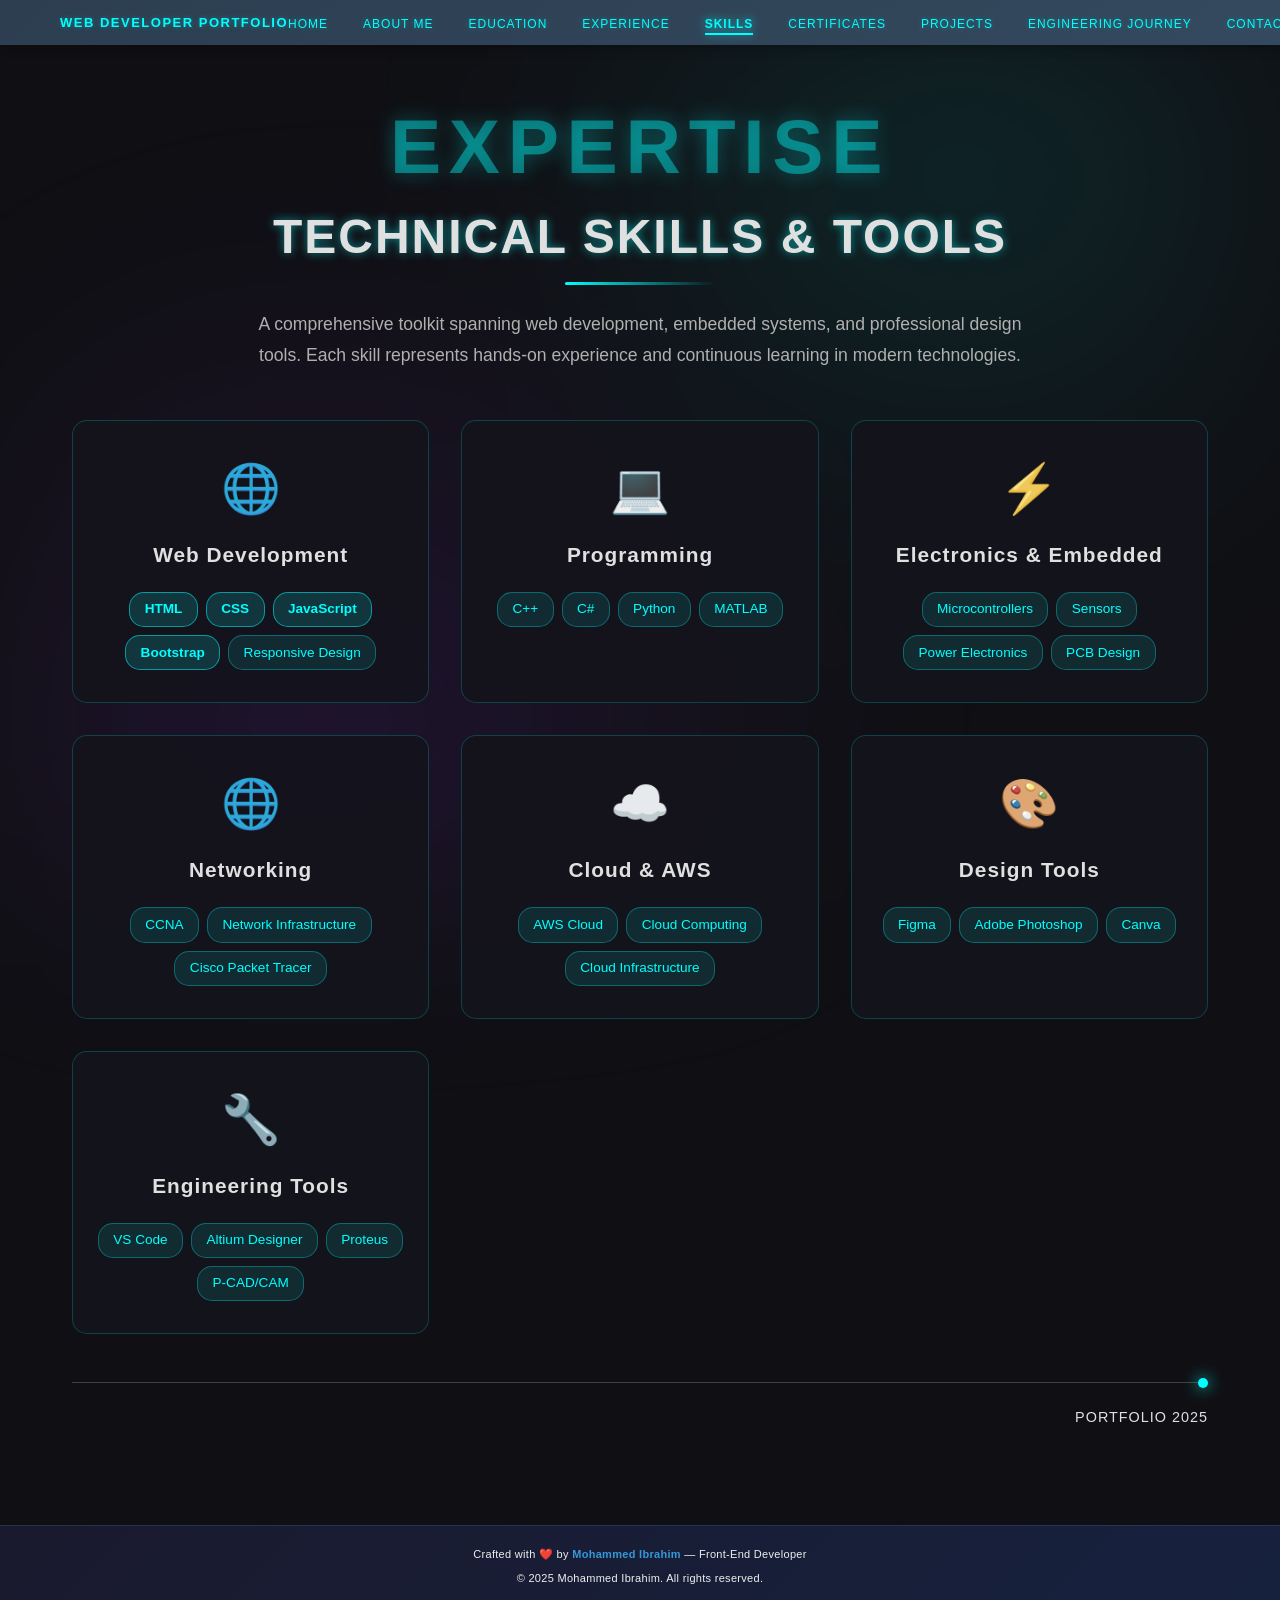
<file: Skills and Tools.html>
<!DOCTYPE html>
<html lang="en" dir="ltr">

<head>
  <meta charset="UTF-8" />
  <meta name="viewport" content="width=device-width, initial-scale=1.0" />
  <meta name="description"
    content="Mohammed Ibrahim's technical skills - HTML, CSS, JavaScript, Bootstrap, Photoshop, VS Code, and more web development tools." />
  <meta name="keywords"
    content="Mohammed Ibrahim Skills, HTML, CSS, JavaScript, Bootstrap, Web Development Tools, Technical Skills" />
  <title>Skills & Tools - Mohammed Ibrahim</title>
  <link rel="icon" type="image/png"
    href="data:image/svg+xml,<svg xmlns='http://www.w3.org/2000/svg' viewBox='0 0 100 100'><text y='0.9em' font-size='90'>💻</text></svg>" />
  <link href="https://cdn.jsdelivr.net/npm/bootstrap@5.3.3/dist/css/bootstrap.min.css" rel="stylesheet" />
  <link rel="stylesheet" href="./CSS/navigation.css" />
  <link rel="stylesheet" href="./CSS/Skills and Tools.css" />
</head>

<body class="dark-background">
  <!-- Navigation -->
  <nav>
    <div class="logo">WEB DEVELOPER PORTFOLIO</div>
    <div class="menu-toggle" onclick="toggleMenu()">
      <span></span>
      <span></span>
      <span></span>
    </div>
    <ul class="nav-links">
      <li><a href="./index.html">HOME</a></li>
      <li><a href="./aboutme.html">ABOUT ME</a></li>
      <li><a href="./education.html">EDUCATION</a></li>
      <li><a href="./experience.html">EXPERIENCE</a></li>
      <li><a href="./Skills and Tools.html" class="active">SKILLS</a></li>
      <li><a href="./certificates.html">CERTIFICATES</a></li>
      <li><a href="./projects.html">PROJECTS</a></li>
      <li><a href="./engineering-journey.html">ENGINEERING JOURNEY</a></li>
      <li><a href="./Contact .html">CONTACT</a></li>
    </ul>
  </nav>

  <div class="background-text">EXPERTISE</div>

  <section class="skills-section container my-5 py-5">
    <!-- Header Section -->
    <div class="section-header text-center mb-5">
      <h2 class="main-title">EXPERTISE</h2>
      <h1 class="section-title">Technical Skills & Tools</h1>
      <div class="underline mx-auto mb-4"></div>
      <p class="section-description">
        A comprehensive toolkit spanning web development, embedded systems, and professional design tools.
        Each skill represents hands-on experience and continuous learning in modern technologies.
      </p>
    </div>

    <!-- Skills Grid -->
    <div class="skills-grid">
      <!-- Web Development Card -->
      <div class="skill-category-card">
        <div class="card-icon">🌐</div>
        <h3 class="category-title">Web Development</h3>
        <div class="skills-list">
          <span class="skill-badge primary">HTML</span>
          <span class="skill-badge primary">CSS</span>
          <span class="skill-badge primary">JavaScript</span>
          <span class="skill-badge primary">Bootstrap</span>
          <span class="skill-badge">Responsive Design</span>
        </div>
      </div>

      <!-- Programming Card -->
      <div class="skill-category-card">
        <div class="card-icon">💻</div>
        <h3 class="category-title">Programming</h3>
        <div class="skills-list">
          <span class="skill-badge">C++</span>
          <span class="skill-badge">C#</span>
          <span class="skill-badge">Python</span>
          <span class="skill-badge">MATLAB</span>
        </div>
      </div>

      <!-- Electronics Card -->
      <div class="skill-category-card">
        <div class="card-icon">⚡</div>
        <h3 class="category-title">Electronics & Embedded</h3>
        <div class="skills-list">
          <span class="skill-badge">Microcontrollers</span>
          <span class="skill-badge">Sensors</span>
          <span class="skill-badge">Power Electronics</span>
          <span class="skill-badge">PCB Design</span>
        </div>
      </div>

      <!-- Networking Card -->
      <div class="skill-category-card">
        <div class="card-icon">🌐</div>
        <h3 class="category-title">Networking</h3>
        <div class="skills-list">
          <span class="skill-badge">CCNA</span>
          <span class="skill-badge">Network Infrastructure</span>
          <span class="skill-badge">Cisco Packet Tracer</span>
        </div>
      </div>

      <!-- Cloud & AWS Card -->
      <div class="skill-category-card">
        <div class="card-icon">☁️</div>
        <h3 class="category-title">Cloud & AWS</h3>
        <div class="skills-list">
          <span class="skill-badge">AWS Cloud</span>
          <span class="skill-badge">Cloud Computing</span>
          <span class="skill-badge">Cloud Infrastructure</span>
        </div>
      </div>

      <!-- Design Tools Card -->
      <div class="skill-category-card">
        <div class="card-icon">🎨</div>
        <h3 class="category-title">Design Tools</h3>
        <div class="skills-list">
          <span class="skill-badge">Figma</span>
          <span class="skill-badge">Adobe Photoshop</span>
          <span class="skill-badge">Canva</span>
        </div>
      </div>

      <!-- Engineering Tools Card -->
      <div class="skill-category-card">
        <div class="card-icon">🔧</div>
        <h3 class="category-title">Engineering Tools</h3>
        <div class="skills-list">
          <span class="skill-badge">VS Code</span>
          <span class="skill-badge">Altium Designer</span>
          <span class="skill-badge">Proteus</span>
          <span class="skill-badge">P-CAD/CAM</span>
        </div>
      </div>
    </div>

    <div class="footer-line mt-5 pt-3 d-flex justify-content-end align-items-center">
      <span class="portfolio-year">Portfolio 2025</span>
    </div>
  </section>

  <script src="https://cdn.jsdelivr.net/npm/bootstrap@5.3.3/dist/js/bootstrap.bundle.min.js"></script>
  <script src="./JS/Skills and Tools.js"></script>

  <footer class="footer">
    <div class="footer-container">
      <p class="footer-text">
        Crafted with ❤️ by <strong>Mohammed Ibrahim</strong> — Front-End
        Developer
      </p>
      <p class="footer-text">
        © 2025 Mohammed Ibrahim. All rights reserved.
      </p>
    </div>
  </footer>

  <script src="./JS/navigation.js"></script>
  <script src="./JS/Skills and Tools.js"></script>
</body>

</html>
</file>
<file: CSS/navigation.css>
/* ========================================
   NAVIGATION - UNIFIED FOR ALL PAGES
   ======================================== */

/* Reset */
* {
    margin: 0;
    padding: 0;
    box-sizing: border-box;
}

/* Fix scrollbar shift */
html {
    overflow-y: scroll;
}

body {
    overflow-x: hidden;
}

/* ========================================
   UNIFIED SPACING & TYPOGRAPHY
   ======================================== */

/* Unified Section Spacing */
section,
.section,
.experience-section,
.skills-section,
.certificates-section,
.projects-section,
.education-section {
    padding: 80px 50px;
}

/* Unified Container Max Width */
.container,
.experience-section .container,
.skills-section .container,
.certificates-section .container {
    max-width: 1200px;
    margin: 0 auto;
}

/* Unified Typography */
h1,
h2,
h3,
.section-title,
.company-name,
.certificate-title {
    font-family: 'Segoe UI', Tahoma, Geneva, Verdana, sans-serif;
    font-weight: 900;
    letter-spacing: 1px;
}

p,
.description-text,
.job-description,
.section-description {
    font-family: 'Segoe UI', Tahoma, Geneva, Verdana, sans-serif;
    line-height: 1.8;
    color: #b0b0b0;
}

/* Unified Theme Colors */
:root {
    --main-color: #00ffff;
    --text-color: #e0e0e0;
    --dark-bg: #101014;
    --secondary-glow: #8a2be2;
}

/* ========================================
   MAIN NAVIGATION BAR
   ======================================== */

/* Main Navigation Bar */
nav {
    position: fixed;
    top: 0;
    left: 0;
    right: 0;
    width: 100%;
    height: 45px;
    padding: 0 60px;
    display: flex;
    justify-content: space-between;
    align-items: center;
    background: linear-gradient(135deg, #2c3e50 0%, #34495e 100%);
    box-shadow: 0 2px 10px rgba(0, 0, 0, 0.3);
    z-index: 9999;
    font-family: 'Segoe UI', Tahoma, Geneva, Verdana, sans-serif;
}

/* Logo */
.logo {
    font-size: 13px;
    font-weight: 700;
    letter-spacing: 1.5px;
    text-transform: uppercase;
    white-space: nowrap;
    color: #00ffff;
    text-shadow: 0 0 5px rgba(0, 255, 255, 0.3);
}

/* Hamburger Menu Button (Hidden on Desktop) */
.menu-toggle {
    display: none;
    flex-direction: column;
    cursor: pointer;
    gap: 5px;
    z-index: 10000;
}

.menu-toggle span {
    width: 25px;
    height: 3px;
    background: #00ffff;
    border-radius: 3px;
    transition: all 0.3s ease;
}

.menu-toggle.active span:nth-child(1) {
    transform: rotate(45deg) translate(8px, 8px);
}

.menu-toggle.active span:nth-child(2) {
    opacity: 0;
}

.menu-toggle.active span:nth-child(3) {
    transform: rotate(-45deg) translate(7px, -7px);
}

/* Navigation Links Container */
.nav-links {
    display: flex;
    list-style: none;
    gap: 35px;
    margin: 0;
    padding: 0;
    align-items: center;
}

/* Navigation Links */
.nav-links a {
    text-decoration: none;
    font-size: 12px;
    font-weight: 500;
    letter-spacing: 1px;
    text-transform: uppercase;
    transition: all 0.3s ease;
    padding: 12px 0;
    position: relative;
    white-space: nowrap;
    color: #00ffff;
    text-shadow: 0 0 5px rgba(0, 255, 255, 0.3);
}

/* Hover Effect */
.nav-links a:hover {
    transform: translateY(-1px);
    text-shadow: 0 0 10px rgba(0, 255, 255, 0.6);
}

/* Active Link */
.nav-links a.active {
    font-weight: 600;
    text-shadow: 0 0 10px rgba(0, 255, 255, 0.8);
}

.nav-links a.active::after {
    content: '';
    position: absolute;
    bottom: 8px;
    left: 0;
    width: 100%;
    height: 2px;
    background: #00ffff;
    box-shadow: 0 0 8px rgba(0, 255, 255, 0.6);
}

/* ========================================
   RESPONSIVE DESIGN
   ======================================== */

/* Unified Responsive Spacing */
@media (max-width: 1024px) {

    section,
    .section,
    .experience-section,
    .skills-section,
    .certificates-section,
    .projects-section,
    .education-section {
        padding: 60px 40px;
    }
}

/* Tablet */
@media (max-width: 1024px) {
    nav {
        padding: 0 40px;
        height: 45px;
    }

    .nav-links {
        gap: 25px;
    }

    .nav-links a {
        font-size: 11px;
    }

    .logo {
        font-size: 12px;
    }
}

/* Mobile */
@media (max-width: 768px) {

    section,
    .section,
    .experience-section,
    .skills-section,
    .certificates-section,
    .projects-section,
    .education-section {
        padding: 50px 20px;
    }

    nav {
        padding: 10px 20px;
        height: 60px;
    }

    .logo {
        font-size: 11px;
    }

    /* Show Hamburger Menu */
    .menu-toggle {
        display: flex;
    }

    /* Hide Navigation Links by Default */
    .nav-links {
        position: fixed;
        top: 60px;
        right: -100%;
        width: 250px;
        height: calc(100vh - 60px);
        background: linear-gradient(135deg, #2c3e50 0%, #34495e 100%);
        flex-direction: column;
        gap: 0;
        padding: 20px 0;
        transition: right 0.3s ease;
        box-shadow: -2px 0 10px rgba(0, 0, 0, 0.3);
        overflow-y: auto;
    }

    /* Show Navigation Links When Active */
    .nav-links.active {
        right: 0;
    }

    .nav-links li {
        width: 100%;
        text-align: center;
        border-bottom: 1px solid rgba(0, 255, 255, 0.1);
    }

    .nav-links a {
        display: block;
        padding: 15px 20px;
        font-size: 11px;
    }

    .nav-links a.active::after {
        display: none;
    }
}

@media (max-width: 480px) {

    section,
    .section,
    .experience-section,
    .skills-section,
    .certificates-section,
    .projects-section,
    .education-section {
        padding: 40px 15px;
    }
}

/* ========================================
   FOOTER STYLES
   ======================================== */

.footer {
    background: linear-gradient(135deg, #1a1a2e 0%, #16213e 100%);
    border-top: 1px solid rgba(52, 152, 219, 0.2);
    padding: 15px 0;
    text-align: center;
    margin-top: 40px;
}

.footer-container {
    max-width: 1200px;
    margin: 0 auto;
    padding: 0 20px;
}

.footer-text {
    color: #ecf0f1;
    font-size: 11px;
    margin: 4px 0;
    font-weight: 400;
    letter-spacing: 0.3px;
}

.footer-text strong {
    color: #3498db;
    font-weight: 600;
}

.portfolio-badge {
    display: none;
}

@media (max-width: 768px) {
    .footer {
        padding: 12px 0;
    }

    .footer-text {
        font-size: 10px;
    }
}
</file>
<file: CSS/index.css>
/* Universal reset moved to navigation.css */

 body {
     font-family: 'Segoe UI', Tahoma, Geneva, Verdana, sans-serif;
     background: linear-gradient(135deg, #1a1a2e 0%, #16213e 50%, #0f3460 100%);
     color: white;
     overflow-x: hidden;
     min-height: 100vh;
 }

 /* Navigation styles moved to navigation.css */

 /* Main Container */
 .container {
     display: flex;
     min-height: 100vh;
     align-items: center;
     padding: 0 50px;
     padding-top: 45px;
     position: relative;
 }

 /* Image Section - Left */
 .image-section {
     flex: 1;
     display: flex;
     justify-content: center;
     align-items: center;
     position: relative;
 }

 .profile-container {
     position: relative;
     width: 350px;
     height: 350px;
     animation: slideInLeft 1s ease-out;
 }

 .profile-image {
     width: 100%;
     height: 120%;
     border-radius: 50%;
     border: 4px solid rgba(0, 212, 255, 0.4);
     position: relative;
     overflow: hidden;
     backdrop-filter: blur(10px);
     box-shadow: 0 20px 60px rgba(0, 212, 255, 0.3);
     display: flex;
     align-items: center;
     justify-content: center;
 }

 .profile-image img {
     width: 100%;
     height: 100%;
     object-fit: contain;
     object-position: center;
 }

 .profile-image::before {
     content: '';
     position: absolute;
     top: 0;
     left: 0;
     right: 0;
     bottom: 0;
     border-radius: 50%;
     background: linear-gradient(45deg, transparent, rgba(0, 212, 255, 0.1));
     animation: rotate 20s linear infinite;
 }

 /* Content Section - Right */
 .content {
     flex: 1;
     max-width: 600px;
     z-index: 2;
     animation: slideInRight 1s ease-out;
     text-align: left;
     padding-left: 50px;
 }

 .greeting {
     color: #00d4ff;
     font-size: 16px;
     margin-bottom: 15px;
     letter-spacing: 1px;
 }

 .main-title {
     font-size: 4rem;
     font-weight: bold;
     margin-bottom: 20px;
     line-height: 1.1;
     background: linear-gradient(45deg, #ffffff, #00d4ff);
     -webkit-background-clip: text;
     -webkit-text-fill-color: transparent;
     animation: glow 2s ease-in-out infinite alternate;
 }

 .subtitle {
     color: #00d4ff;
     font-size: 35px;
     margin-bottom: 15px;
     letter-spacing: 1px;
     font-weight: 600;
 }

 .tagline {
     color: #e0e0e0;
     font-size: 16px;
     margin-bottom: 20px;
     letter-spacing: 0.5px;
     font-style: italic;
 }

 .description {
     color: #cccccc;
     font-size: 18px;
     line-height: 1.8;
     margin-bottom: 40px;
     max-width: 500px;
     font-weight: 500;
 }

 .cta-button {
     display: inline-block;
     padding: 15px 30px;
     background: linear-gradient(45deg, #00d4ff, #0099cc);
     color: white;
     text-decoration: none;
     border-radius: 30px;
     font-weight: bold;
     letter-spacing: 1px;
     transition: all 0.3s ease;
     box-shadow: 0 5px 15px rgba(0, 212, 255, 0.3);
 }

 .cta-button:hover {
     transform: translateY(-3px);
     box-shadow: 0 8px 25px rgba(0, 212, 255, 0.5);
 }

 /* Skills Icons */
 .skills-section {
     margin-top: 40px;
     padding-top: 30px;
     border-top: 2px solid rgba(0, 212, 255, 0.2);
 }

 .skills-title {
     color: #00d4ff;
     font-size: 18px;
     margin-bottom: 20px;
     letter-spacing: 1px;
 }

 .skills-icons {
     display: flex;
     gap: 20px;
     flex-wrap: wrap;
 }

 .skill-icon {
     width: 50px;
     height: 50px;
     background: rgba(0, 212, 255, 0.1);
     border: 2px solid rgba(0, 212, 255, 0.3);
     border-radius: 12px;
     display: flex;
     align-items: center;
     justify-content: center;
     transition: all 0.3s ease;
     position: relative;
 }

 .skill-icon:hover {
     transform: translateY(-5px);
     background: rgba(0, 212, 255, 0.2);
     border-color: rgba(0, 212, 255, 0.6);
     box-shadow: 0 10px 20px rgba(0, 212, 255, 0.3);
 }

 .skill-icon::before {
     content: attr(data-skill);
     position: absolute;
     bottom: -25px;
     left: 50%;
     transform: translateX(-50%);
     font-size: 10px;
     color: #ccc;
     white-space: nowrap;
     opacity: 0;
     transition: opacity 0.3s ease;
 }

 .skill-icon:hover::before {
     opacity: 1;
 }

 /* Navigation styles moved to navigation.css */

 /* VS Code Icon */
 .vscode-icon {
     background-image: url('data:image/svg+xml,<svg xmlns="http://www.w3.org/2000/svg" viewBox="0 0 24 24" fill="%23007ACC"><path d="M23.15 2.587L18.21.21a1.494 1.494 0 0 0-1.705.29l-9.46 8.63-4.12-3.128a.999.999 0 0 0-1.276.057L.327 7.261A1 1 0 0 0 .326 8.74L3.899 12 .326 15.26a1 1 0 0 0 .001 1.479L1.65 17.94a.999.999 0 0 0 1.276.057l4.12-3.128 9.46 8.63a1.492 1.492 0 0 0 1.704.29l4.942-2.377A1.5 1.5 0 0 0 24 20.06V3.939a1.5 1.5 0 0 0-.85-1.352z"/></svg>');
     background-size: 30px;
     background-repeat: no-repeat;
     background-position: center;
 }

 /* HTML Icon */
 .html-icon {
     background-image: url('data:image/svg+xml,<svg xmlns="http://www.w3.org/2000/svg" viewBox="0 0 24 24" fill="%23E34F26"><path d="M1.5 0h21l-1.91 21.563L11.977 24l-8.565-2.438L1.5 0zm7.031 9.75l-.232-2.718 10.059.003.23-2.622L5.412 4.41l.698 8.01h9.126l-.326 3.426-2.91.804-2.955-.81-.188-2.11H6.248l.33 4.171L12 19.351l5.379-1.443.744-8.157H8.531z"/></svg>');
     background-size: 30px;
     background-repeat: no-repeat;
     background-position: center;
 }

 /* CSS Icon */
 .css-icon {
     background-image: url('data:image/svg+xml,<svg xmlns="http://www.w3.org/2000/svg" viewBox="0 0 24 24" fill="%231572B6"><path d="M1.5 0h21l-1.91 21.563L11.977 24l-8.565-2.438L1.5 0zm17.09 4.413L5.41 4.41l.213 2.622 10.125.002-.255 2.716h-6.64l.24 2.573h6.182l-.366 3.523-2.91.804-2.956-.81-.188-2.11h-2.61l.29 3.855L12 19.288l5.373-1.53L18.59 4.413z"/></svg>');
     background-size: 30px;
     background-repeat: no-repeat;
     background-position: center;
 }

 /* JavaScript Icon */
 .js-icon {
     background-image: url('data:image/svg+xml,<svg xmlns="http://www.w3.org/2000/svg" viewBox="0 0 24 24" fill="%23F7DF1E"><path d="M0 0h24v24H0V0zm22.034 18.276c-.175-1.095-.888-2.015-3.003-2.873-.736-.345-1.554-.585-1.797-1.14-.091-.33-.105-.51-.046-.705.15-.646.915-.84 1.515-.66.39.12.75.42.976.9 1.034-.676 1.034-.676 1.755-1.125-.27-.42-.404-.601-.586-.78-.63-.705-1.469-1.065-2.834-1.034l-.705.089c-.676.165-1.32.525-1.71 1.005-1.14 1.291-.811 3.541.569 4.471 1.365 1.02 3.361 1.244 3.616 2.205.24 1.17-.87 1.545-1.966 1.41-.811-.18-1.26-.586-1.755-1.336l-1.83 1.051c.21.48.45.689.81 1.109 1.74 1.756 6.09 1.666 6.871-1.004.029-.09.24-.705.074-1.65l.046.067zm-8.983-7.245h-2.248c0 1.938-.009 3.864-.009 5.805 0 1.232.063 2.363-.138 2.711-.33.689-1.18.601-1.566.48-.396-.196-.597-.466-.83-.855-.063-.105-.11-.196-.127-.196l-1.825 1.125c.305.63.75 1.172 1.324 1.517.855.51 2.004.675 3.207.405.783-.226 1.458-.691 1.811-1.411.51-.93.402-2.07.397-3.346.012-2.054 0-4.109 0-6.179l.004-.056z"/></svg>');
     background-size: 30px;
     background-repeat: no-repeat;
     background-position: center;
 }

 /* Bootstrap Icon */
 .bootstrap-icon {
     background-image: url('data:image/svg+xml,<svg xmlns="http://www.w3.org/2000/svg" viewBox="0 0 24 24" fill="%237952B3"><path d="M11.77 11.24H9.956V8.202h2.152c1.17 0 1.834.522 1.834 1.466 0 1.008-.773 1.572-2.174 1.572zm.324 1.206H9.957v3.348h2.231c1.459 0 2.232-.585 2.232-1.685s-.795-1.663-2.326-1.663zM24 0v24H0V0h24zM8.537 6.791v10.696h3.94c2.604 0 4.96-1.006 4.96-3.692 0-1.89-1.196-2.99-2.785-3.434.901-.577 1.663-1.663 1.663-2.785 0-2.604-1.925-3.785-4.96-3.785H8.537zm2.42 1.674h2.231c1.196 0 1.925.577 1.925 1.663 0 1.196-.795 1.663-2.231 1.663H10.957V8.465z"/></svg>');
     background-size: 30px;
     background-repeat: no-repeat;
     background-position: center;
 }

 /* Photoshop Icon */
 .photoshop-icon {
     background-image: url('data:image/svg+xml,<svg xmlns="http://www.w3.org/2000/svg" viewBox="0 0 24 24" fill="%2331A8FF"><path d="M0 0v24h24V0H0zm1 1h22v22H1V1zm4.8 5.4c0-.4.3-.7.8-.7h2.8c3.4 0 5.4 2.3 5.4 5.4s-2.1 5.4-5.4 5.4H6.6c-.4 0-.8-.3-.8-.7V6.4zm2.4 2.3v5.8h2c2.1 0 3-1.4 3-2.9s-.9-2.9-3-2.9h-2zm8.6-1.4c-1.1 0-1.9.8-1.9 1.9s.8 1.9 1.9 1.9c1.1 0 1.9-.8 1.9-1.9s-.8-1.9-1.9-1.9zm-1.5 3.8v4.4c0 .2.2.4.4.4h.7c.2 0 .4-.2.4-.4v-4.4h-.7-.8z"/></svg>');
     background-size: 30px;
     background-repeat: no-repeat;
     background-position: center;
 }

 /* Decorative Elements */
 /* .floating-shapes {
            position: absolute;
            width: 100%;
            height: 100%;
            pointer-events: none;
            overflow: hidden;
        } */

 .shape {
     position: absolute;
     background: rgba(0, 212, 255, 0.1);
     border-radius: 50%;
     animation: float 6s ease-in-out infinite;
 }

 .shape:nth-child(1) {
     width: 80px;
     height: 80px;
     top: 20%;
     right: 20%;
     animation-delay: 0s;
 }

 .shape:nth-child(2) {
     width: 60px;
     height: 60px;
     bottom: 30%;
     left: 10%;
     animation-delay: 2s;
 }

 .shape:nth-child(3) {
     width: 40px;
     height: 40px;
     top: 60%;
     right: 40%;
     animation-delay: 4s;
 }

 /* Portfolio Badge */
 .portfolio-badge {
     position: absolute;
     bottom: 30px;
     right: 50px;
     color: #666;
     font-size: 12px;
     letter-spacing: 2px;
     writing-mode: vertical-rl;
     text-orientation: mixed;
 }

 /* Progress Line */
 .progress-line {
     position: fixed;
     bottom: 0;
     left: 0;
     height: 3px;
     background: linear-gradient(90deg, #00d4ff, #0099cc);
     width: 25%;
     animation: progressGlow 2s ease-in-out infinite alternate;
 }

 /* Animations */
 @keyframes slideInLeft {
     from {
         opacity: 0;
         transform: translateX(-50px);
     }

     to {
         opacity: 1;
         transform: translateX(0);
     }
 }

 @keyframes slideInRight {
     from {
         opacity: 0;
         transform: translateX(50px);
     }

     to {
         opacity: 1;
         transform: translateX(0);
     }
 }

 @keyframes float {

     0%,
     100% {
         transform: translateY(0px) rotate(0deg);
     }

     50% {
         transform: translateY(-20px) rotate(180deg);
     }
 }

 @keyframes rotate {
     0% {
         transform: rotate(0deg);
     }

     100% {
         transform: rotate(360deg);
     }
 }

 @keyframes glow {
     from {
         text-shadow: 0 0 20px rgba(0, 212, 255, 0.5);
     }

     to {
         text-shadow: 0 0 30px rgba(0, 212, 255, 0.8);
     }
 }

 @keyframes progressGlow {
     from {
         box-shadow: 0 0 10px rgba(0, 212, 255, 0.5);
     }

     to {
         box-shadow: 0 0 20px rgba(0, 212, 255, 0.8);
     }
 }

 /* Responsive Design */
 @media (max-width: 768px) {
     /* Navigation styles moved to navigation.css */

     .container {
         flex-direction: column;
         padding: 80px 20px 40px;
         text-align: center;
         min-height: auto;
     }

     .image-section {
         margin-bottom: 30px;
     }

     .content {
         padding-left: 0;
         margin-top: 0;
         max-width: 100%;
     }

     .greeting {
         font-size: 14px;
         margin-bottom: 10px;
     }

     .main-title {
         font-size: 2.5rem;
         margin-bottom: 15px;
     }

     .subtitle {
         font-size: 24px;
         margin-bottom: 10px;
     }

     .tagline {
         font-size: 14px;
         margin-bottom: 15px;
     }

     .description {
         font-size: 16px;
         margin-bottom: 25px;
         max-width: 100%;
     }

     .profile-container {
         width: 250px;
         height: 250px;
     }

     .profile-image {
         height: 100%;
     }

     .cta-button {
         padding: 12px 25px;
         font-size: 14px;
         margin-bottom: 30px;
     }

     .skills-section {
         margin-top: 30px;
         padding-top: 20px;
     }

     .skills-title {
         font-size: 16px;
         margin-bottom: 15px;
     }

     .skills-icons {
         justify-content: center;
         gap: 15px;
     }

     .skill-icon {
         width: 45px;
         height: 45px;
     }

     .portfolio-badge {
         display: none;
     }

     .progress-line {
         display: none;
     }
 }

 /* Extra Small Devices */
 @media (max-width: 480px) {
     .container {
         padding: 70px 15px 30px;
     }

     .main-title {
         font-size: 2rem;
     }

     .subtitle {
         font-size: 20px;
     }

     .description {
         font-size: 14px;
         line-height: 1.6;
     }

     .profile-container {
         width: 200px;
         height: 200px;
     }

     .cta-button {
         padding: 10px 20px;
         font-size: 12px;
         width: 100%;
         max-width: 280px;
     }

     .skills-icons {
         gap: 12px;
     }

     .skill-icon {
         width: 40px;
         height: 40px;
     }
 }

 /* Particle Background */
 .particles {
     position: fixed;
     top: 0;
     left: 0;
     width: 100%;
     height: 100%;
     pointer-events: none;
     z-index: 1;
 }

 .particle {
     position: absolute;
     width: 2px;
     height: 2px;
     background: rgba(0, 212, 255, 0.6);
     border-radius: 50%;
     animation: particleMove 8s linear infinite;
 }

 @keyframes particleMove {
     0% {
         transform: translateY(100vh) translateX(0);
         opacity: 0;
     }

     10% {
         opacity: 1;
     }

     90% {
         opacity: 1;
     }

     100% {
         transform: translateY(-100px) translateX(100px);
         opacity: 0;
     }
 }

 body {
     margin: 0;
     font-family: Arial, sans-serif;
 }

 .footer {
     background: #0d1117;
     color: #fff;
     text-align: center;
     padding: 25px 10px;
     margin-top: 40px;
     border-top: 2px solid #0a66c2;
 }

 .footer-container {
     max-width: 900px;
     margin: 0 auto;
 }

 .footer-text {
     font-size: 16px;
     margin-bottom: 15px;
     font-family: "Poppins", sans-serif;
 }

 /* .social-links a {
        display: inline-block;
        margin: 0 10px;
        font-size: 30px;
        color: #0a66c2;
        transition: all 0.3s ease;
      }

      .social-links a:hover {
        color: #fff;
        transform: scale(1.3) rotate(5deg);
      } */
</file>
<file: CSS/aboutme.css>
/* ----------------------------------- */
/* الإعدادات العامة والخلفية */
/* ----------------------------------- */
:root {
  --main-color: #00ffff;
  --text-color: #e0e0e0;
  --dark-bg: #101014;
}

body {
  background-color: var(--dark-bg);
  color: var(--text-color);
  font-family: 'Arial', sans-serif;
  overflow-x: hidden;
}

/* تأثير التوهج المائي (الخلفية) */
body::before {
  content: '';
  position: fixed;
  top: 0;
  left: 0;
  width: 100%;
  height: 100%;
  background: radial-gradient(circle at 75% 15%, rgba(0, 255, 255, 0.1) 0%, transparent 40%),
    radial-gradient(circle at 25% 85%, rgba(138, 43, 226, 0.15) 0%, transparent 45%);
  pointer-events: none;
  z-index: -1;
  filter: blur(100px);
}

/* About Me Section */
.aboutme-section {
  padding-top: 100px !important;
  padding-left: 2rem !important;
  padding-right: 2rem !important;
  margin-top: 0 !important;
  position: relative;
  z-index: 1;
}

/* Main Title - BIOGRAPHY */
.main-title {
  font-size: 6vw;
  font-weight: 900;
  color: rgba(0, 255, 255, 0.4);
  text-transform: uppercase;
  letter-spacing: 0.1em;
  margin-bottom: 1rem;
  text-shadow: 0 0 20px rgba(0, 255, 255, 0.3);
}

/* Header Section */
.section-header {
  margin-bottom: 4rem;
}

.section-title {
  font-size: 3rem;
  font-weight: 900;
  color: var(--text-color);
  text-transform: uppercase;
  letter-spacing: 2px;
  text-shadow: 0 0 10px rgba(0, 255, 255, 0.5);
  margin-bottom: 1rem;
}

.underline {
  width: 150px;
  height: 3px;
  background: linear-gradient(90deg, var(--main-color), transparent);
  border-radius: 2px;
}

.section-description {
  font-size: 1.1rem;
  color: #b0b0b0;
  line-height: 1.8;
  max-width: 800px;
  margin: 0 auto;
}

/* Profile Section */
.profile-section {
  display: grid;
  grid-template-columns: 350px 1fr;
  gap: 3rem;
  margin-top: 3rem;
  align-items: start;
}

/* Profile Image Container */
.profile-image-container {
  position: relative;
}

.profile-image {
  width: 100%;
  height: auto;
  object-fit: cover;
  border-radius: 15px;
  opacity: 0.92;
  box-shadow: 0 0 30px rgba(0, 255, 255, 0.3);
  border: 1px solid rgba(0, 255, 255, 0.2);
  transition: all 0.4s ease;
  filter: brightness(0.95);
}

.profile-image:hover {
  transform: translateY(-10px);
  opacity: 1;
  filter: brightness(1.05);
  box-shadow: 0 20px 50px rgba(0, 255, 255, 0.5);
}

/* Profile Content */
.profile-content {
  background: rgba(20, 20, 28, 0.6);
  border: 1px solid rgba(0, 255, 255, 0.2);
  border-radius: 15px;
  padding: 2.5rem;
  transition: all 0.3s ease;
}

.profile-content:hover {
  border-color: var(--main-color);
  box-shadow: 0 10px 30px rgba(0, 255, 255, 0.2);
}

.content-title {
  font-size: 1.5rem;
  font-weight: bold;
  color: var(--main-color);
  margin-bottom: 1.5rem;
  text-shadow: 0 0 10px rgba(0, 255, 255, 0.5);
}

.profile-description {
  font-size: 1rem;
  line-height: 1.8;
  margin-bottom: 1.5rem;
  color: #b0b0b0;
}

/* Skills Container */
.skills-container {
  display: flex;
  flex-wrap: wrap;
  gap: 0.8rem;
  margin-bottom: 2rem;
}

.skill-tag {
  background: rgba(0, 255, 255, 0.1);
  color: var(--main-color);
  border: 1px solid rgba(0, 255, 255, 0.3);
  padding: 0.5rem 1rem;
  border-radius: 20px;
  font-size: 0.9rem;
  transition: all 0.3s ease;
  display: flex;
  align-items: center;
  gap: 0.5rem;
}

.skill-tag i {
  font-size: 1.1rem;
}

.skill-tag:hover {
  background: var(--main-color);
  color: var(--dark-bg);
  transform: translateY(-2px);
  box-shadow: 0 5px 15px rgba(0, 255, 255, 0.4);
}

/* Action Buttons */
.action-buttons {
  display: flex;
  gap: 1rem;
  margin-bottom: 2rem;
}

.btn-download {
  background: var(--main-color);
  color: var(--dark-bg);
  border: none;
  padding: 0.8rem 1.8rem;
  border-radius: 25px;
  font-weight: bold;
  font-size: 0.9rem;
  text-decoration: none;
  display: inline-flex;
  align-items: center;
  gap: 0.5rem;
  transition: all 0.3s ease;
}

.btn-download:hover {
  background: rgba(0, 255, 255, 0.9);
  color: var(--dark-bg);
  transform: translateY(-2px);
  box-shadow: 0 5px 20px rgba(0, 255, 255, 0.6);
}

/* Social Links */
.social-links {
  display: flex;
  gap: 1rem;
}

.social-link {
  display: flex;
  align-items: center;
  justify-content: center;
  width: 50px;
  height: 50px;
  background: rgba(0, 255, 255, 0.1);
  border: 1px solid rgba(0, 255, 255, 0.3);
  border-radius: 50%;
  color: var(--main-color);
  font-size: 1.2rem;
  text-decoration: none;
  transition: all 0.3s ease;
}

.social-link:hover {
  background: var(--main-color);
  color: var(--dark-bg);
  transform: translateY(-3px);
  box-shadow: 0 5px 20px rgba(0, 255, 255, 0.5);
}

/* Footer */
.footer-line {
  position: relative;
  border-top: 1px solid rgba(255, 255, 255, 0.2);
  margin-top: 3rem !important;
  padding-top: 1.5rem !important;
}

.footer-line::before {
  content: '';
  position: absolute;
  top: -5px;
  right: 0;
  width: 10px;
  height: 10px;
  background-color: var(--main-color);
  border-radius: 50%;
  box-shadow: 0 0 15px var(--main-color);
}

.portfolio-year {
  color: var(--text-color);
  font-size: 0.9rem;
  text-transform: uppercase;
  letter-spacing: 1px;
}

/* Responsive Design */
@media (max-width: 1024px) {
  .profile-section {
    grid-template-columns: 300px 1fr;
    gap: 2rem;
  }
}

@media (max-width: 768px) {
  .main-title {
    font-size: 10vw;
  }

  .section-title {
    font-size: 2rem;
  }

  .section-description {
    font-size: 1rem;
    padding: 0 1rem;
  }

  .profile-section {
    grid-template-columns: 1fr;
    gap: 2rem;
  }

  .profile-image-container {
    max-width: 350px;
    margin: 0 auto;
  }

  .profile-content {
    padding: 1.5rem;
  }

  .content-title {
    font-size: 1.3rem;
  }

  .action-buttons {
    flex-direction: column;
  }

  .footer-line {
    justify-content: center !important;
  }
}

@media (max-width: 480px) {
  .section-title {
    font-size: 1.8rem;
  }

  .profile-content {
    padding: 1.2rem;
  }

  .skills-container {
    gap: 0.5rem;
  }

  .skill-tag {
    font-size: 0.8rem;
    padding: 0.4rem 0.8rem;
  }
}
</file>
<file: CSS/certificates.css>
/* ----------------------------------- */
/* الإعدادات العامة والخلفية */
/* ----------------------------------- */
:root {
    --main-color: #00ffff;
    --text-color: #e0e0e0;
    --dark-bg: #101014;
    --secondary-glow: #8a2be2;
}

body {
    background-color: var(--dark-bg);
    color: var(--text-color);
    font-family: 'Arial', sans-serif;
    overflow-x: hidden;
}

/* تأثير التوهج المائي (الخلفية) */
body::before {
    content: '';
    position: fixed;
    top: 0;
    left: 0;
    width: 100%;
    height: 100%;
    background: radial-gradient(circle at 75% 15%, rgba(0, 255, 255, 0.08) 0%, transparent 40%),
        radial-gradient(circle at 25% 85%, rgba(138, 43, 226, 0.12) 0%, transparent 45%);
    pointer-events: none;
    z-index: -1;
    filter: blur(100px);
}

/* Certificates Section */
.certificates-section {
    padding-top: 100px !important;
    margin-top: 0 !important;
    position: relative;
    z-index: 1;
}

/* Main Title - ACHIEVEMENTS */
.main-title {
    font-size: 6vw;
    font-weight: 900;
    color: rgba(0, 255, 255, 0.4);
    text-transform: uppercase;
    letter-spacing: 0.1em;
    margin-bottom: 1rem;
    text-shadow: 0 0 20px rgba(0, 255, 255, 0.3);
}

/* Header Section */
.section-header {
    margin-bottom: 4rem;
}

.section-title {
    font-size: 3rem;
    font-weight: 900;
    color: var(--text-color);
    text-transform: uppercase;
    letter-spacing: 2px;
    text-shadow: 0 0 10px rgba(0, 255, 255, 0.5);
    margin-bottom: 1rem;
}

.underline {
    width: 150px;
    height: 3px;
    background: linear-gradient(90deg, var(--main-color), transparent);
    border-radius: 2px;
}

.section-description {
    font-size: 1.1rem;
    color: #b0b0b0;
    line-height: 1.8;
    max-width: 800px;
    margin: 0 auto;
}

/* Certificates Grid */
.certificates-grid {
    display: grid;
    grid-template-columns: repeat(auto-fit, minmax(300px, 1fr));
    gap: 2rem;
    margin-top: 3rem;
}

/* Certificate Cards */
.certificate-card {
    background: rgba(20, 20, 28, 0.9);
    border: 1px solid rgba(0, 255, 255, 0.2);
    border-radius: 15px;
    overflow: hidden;
    transition: all 0.3s ease;
    position: relative;
    display: flex;
    flex-direction: column;
}

.certificate-card::before {
    content: '';
    position: absolute;
    top: 0;
    left: -100%;
    width: 100%;
    height: 100%;
    background: linear-gradient(90deg, transparent, rgba(0, 255, 255, 0.1), transparent);
    transition: left 0.5s ease;
}

.certificate-card:hover::before {
    left: 100%;
}

.certificate-card:hover {
    transform: translateY(-10px);
    border-color: var(--main-color);
    box-shadow: 0 20px 40px rgba(0, 255, 255, 0.3);
}

/* Certificate Image */
.certificate-image {
    width: 100%;
    position: relative;
    background: rgba(0, 0, 0, 0.2);
    border-radius: 15px 15px 0 0;
    overflow: hidden;
}

.certificate-image img {
    width: 100%;
    height: auto;
    object-fit: contain;
    object-position: center;
    transition: all 0.4s ease;
    opacity: 0.92;
    display: block;
    filter: brightness(0.95);
}

.certificate-card:hover .certificate-image img {
    transform: scale(1.08);
    opacity: 1;
    filter: brightness(1.05);
}

/* Certificate Content */
.certificate-content {
    padding: 1.5rem;
    flex-grow: 1;
    display: flex;
    flex-direction: column;
}

.certificate-title {
    font-size: 1.3rem;
    font-weight: bold;
    color: var(--text-color);
    margin-bottom: 0.5rem;
    line-height: 1.3;
}

.certificate-issuer {
    font-size: 1rem;
    color: var(--main-color);
    text-shadow: 0 0 5px rgba(0, 255, 255, 0.3);
    margin-bottom: 1rem;
    font-weight: 500;
}

.certificate-badge {
    margin-top: auto;
}

.badge-text {
    background: rgba(0, 255, 255, 0.1);
    color: var(--main-color);
    border: 1px solid rgba(0, 255, 255, 0.3);
    padding: 0.4rem 1rem;
    border-radius: 20px;
    font-size: 0.85rem;
    font-weight: 500;
    text-transform: uppercase;
    letter-spacing: 0.5px;
    transition: all 0.3s ease;
    display: inline-block;
}

.badge-link {
    text-decoration: none;
    display: inline-block;
    background: none;
    border: none;
    padding: 0;
    cursor: pointer;
}

.badge-link .badge-text {
    cursor: pointer;
}

.certificate-card:hover .badge-text {
    background: var(--main-color);
    color: var(--dark-bg);
    transform: translateY(-2px);
    box-shadow: 0 5px 15px rgba(0, 255, 255, 0.4);
}

.badge-link:hover .badge-text {
    background: var(--main-color);
    color: var(--dark-bg);
    transform: translateY(-2px) scale(1.05);
    box-shadow: 0 5px 20px rgba(0, 255, 255, 0.6);
}

/* Certificate Modal */
.certificate-modal {
    display: none;
    position: fixed;
    z-index: 10000;
    padding-top: 50px;
    left: 0;
    top: 0;
    width: 100%;
    height: 100%;
    overflow: auto;
    background-color: rgba(0, 0, 0, 0.95);
    animation: fadeIn 0.3s ease;
}

@keyframes fadeIn {
    from {
        opacity: 0;
    }

    to {
        opacity: 1;
    }
}

.modal-content {
    margin: auto;
    display: block;
    max-width: 90%;
    max-height: 85vh;
    object-fit: contain;
    animation: zoomIn 0.3s ease;
    cursor: zoom-in;
    position: relative;
}

.modal-content.zoomed {
    cursor: grab;
    max-width: none;
    max-height: none;
}

.modal-content.zoomed:active {
    cursor: grabbing;
}

.modal-content.draggable {
    cursor: grab;
}

.modal-content.draggable:active {
    cursor: grabbing;
}

@keyframes zoomIn {
    from {
        transform: scale(0.8);
        opacity: 0;
    }

    to {
        transform: scale(1);
        opacity: 1;
    }
}

.modal-close {
    position: absolute;
    top: 20px;
    right: 40px;
    color: #fff;
    font-size: 50px;
    font-weight: bold;
    transition: all 0.3s ease;
    cursor: pointer;
    z-index: 10001;
    text-shadow: 0 0 10px rgba(0, 255, 255, 0.8);
}

.modal-close:hover,
.modal-close:focus {
    color: var(--main-color);
    text-shadow: 0 0 20px rgba(0, 255, 255, 1);
    transform: scale(1.2) rotate(90deg);
}

/* Zoom Controls */
.zoom-controls {
    position: fixed;
    bottom: 30px;
    left: 50%;
    transform: translateX(-50%);
    display: flex;
    gap: 15px;
    z-index: 10002;
    background: rgba(0, 0, 0, 0.7);
    padding: 10px 20px;
    border-radius: 50px;
    border: 2px solid rgba(0, 255, 255, 0.3);
}

.zoom-btn {
    background: rgba(0, 255, 255, 0.2);
    border: 2px solid var(--main-color);
    color: var(--main-color);
    width: 45px;
    height: 45px;
    border-radius: 50%;
    font-size: 22px;
    cursor: pointer;
    transition: all 0.3s ease;
    display: flex;
    align-items: center;
    justify-content: center;
    text-shadow: 0 0 10px rgba(0, 255, 255, 0.8);
    font-weight: bold;
}

.zoom-btn:hover {
    background: var(--main-color);
    color: var(--dark-bg);
    transform: scale(1.15);
    box-shadow: 0 0 20px rgba(0, 255, 255, 0.8);
}

/* Footer */
.footer-line {
    position: relative;
    border-top: 1px solid rgba(255, 255, 255, 0.2);
    margin-top: 3rem !important;
    padding-top: 1.5rem !important;
}

.footer-line::before {
    content: '';
    position: absolute;
    top: -5px;
    right: 0;
    width: 10px;
    height: 10px;
    background-color: var(--main-color);
    border-radius: 50%;
    box-shadow: 0 0 15px var(--main-color);
}

.portfolio-year {
    color: var(--text-color);
    font-size: 0.9rem;
    text-transform: uppercase;
    letter-spacing: 1px;
}

/* Responsive Design */
@media (max-width: 1024px) {
    .certificates-grid {
        grid-template-columns: repeat(auto-fit, minmax(280px, 1fr));
        gap: 1.5rem;
    }
}

@media (max-width: 768px) {
    .main-title {
        font-size: 10vw;
    }

    .section-title {
        font-size: 2rem;
    }

    .section-description {
        font-size: 1rem;
        padding: 0 1rem;
    }

    .certificates-grid {
        grid-template-columns: 1fr;
        gap: 1.5rem;
        padding: 0 1rem;
    }

    .certificate-content {
        padding: 1rem;
    }

    .certificate-title {
        font-size: 1.1rem;
    }

    .footer-line {
        justify-content: center !important;
    }
}

@media (max-width: 480px) {
    .certificates-grid {
        padding: 0 0.5rem;
    }

    .section-title {
        font-size: 1.8rem;
    }
}
</file>
<file: CSS/Contact.css>
/* --- Global Reset and Setup --- */
:root {
    --color-primary: #00e0ff;
    /* Bright Cyan */
    --color-secondary: #a040ff;
    /* Bright Purple */
    --color-dark: #0a0a0a;
    --color-text: #e0e0e0;
    --font-sans: 'Arial', sans-serif;
}

* {
    margin: 0;
    padding: 0;
    box-sizing: border-box;
}

body {
    font-family: var(--font-sans);
    color: var(--color-text);
    background-color: var(--color-dark);
    line-height: 1.6;
    overflow-x: hidden;
}

/* --- Main Container with Noise Effect (for the grainy texture) --- */
.main-container {
    position: relative;
    min-height: 100vh;
    padding: 20px 0 0;
    /* Add a subtle noise background for the texture effect */
    background-image: url('data:image/svg+xml;utf8,<svg xmlns="http://www.w3.org/2000/svg" width="100" height="100" viewBox="0 0 100 100"><filter id="n"><feTurbulence type="fractalNoise" baseFrequency="0.65" numOctaves="3" stitchTiles="stitch"/></filter><rect width="100" height="100" filter="url(#n)" opacity=".05"/></svg>');
    background-repeat: repeat;
}

/* --- Background Gradient & Blur (The glowing effect) --- */
.background-effects {
    position: absolute;
    top: 0;
    left: 0;
    width: 100%;
    height: 100%;
    z-index: -1;
    /* Create the large, blurred gradient spots */
    background: radial-gradient(circle at 10% 50%, rgba(0, 224, 255, 0.15) 0%, transparent 40%),
        radial-gradient(circle at 90% 50%, rgba(160, 64, 255, 0.15) 0%, transparent 40%);
    pointer-events: none;
}

/* --- Navigation styles moved to navigation.css --- */

/* --- Contact Section --- */
.contact-section {
    padding: 65px 20px 150px;
    text-align: center;
    max-width: 1100px;
    margin: 0 auto;
}

.heading-main {
    font-size: 3rem;
    font-weight: 900;
    letter-spacing: 2px;
    margin-bottom: 10px;
    text-transform: uppercase;
    text-shadow: 0 0 10px rgba(0, 224, 255, 0.5);
}

.heading-sub {
    font-size: 1.1rem;
    color: rgba(255, 255, 255, 0.7);
    font-weight: 300;
    letter-spacing: 1px;
    margin-bottom: 80px;
}

.contact-cards {
    display: flex;
    justify-content: space-around;
    gap: 30px;
    flex-wrap: wrap;
}

.card {
    flex: 1;
    min-width: 220px;
    max-width: 250px;
    padding: 20px;
    text-align: center;
    transition: transform 0.3s ease;
}

.card a {
    display: block;
    text-decoration: none;
    color: inherit;
    transition: all 0.3s ease;
}

.card:hover {
    transform: translateY(-5px);
}

.icon {
    font-size: 2.5rem;
    color: var(--color-primary);
    margin-bottom: 15px;
    /* Icon glow effect */
    text-shadow: 0 0 15px rgba(0, 224, 255, 0.7);
    transition: transform 0.3s;
}

.card:hover .icon {
    transform: scale(1.1);
}

/* WhatsApp specific styling */
.fa-whatsapp {
    color: #25D366 !important;
    text-shadow: 0 0 15px rgba(37, 211, 102, 0.7) !important;
}

.card:hover .fa-whatsapp {
    color: #128C7E !important;
    text-shadow: 0 0 20px rgba(18, 140, 126, 0.8) !important;
}

/* Email specific styling */
.fa-envelope {
    color: #EA4335 !important;
    text-shadow: 0 0 15px rgba(234, 67, 53, 0.7) !important;
}

.card:hover .fa-envelope {
    color: #D33B2C !important;
    text-shadow: 0 0 20px rgba(211, 59, 44, 0.8) !important;
}

/* Location specific styling */
.fa-map-marker-alt {
    color: #4285F4 !important;
    text-shadow: 0 0 15px rgba(66, 133, 244, 0.7) !important;
}

.card:hover .fa-map-marker-alt {
    color: #3367D6 !important;
    text-shadow: 0 0 20px rgba(51, 103, 214, 0.8) !important;
}

.card-title {
    font-size: 1.1rem;
    font-weight: bold;
    margin-bottom: 10px;
}

.card p {
    font-size: 0.9rem;
    color: rgba(255, 255, 255, 0.8);
    margin-bottom: 5px;
}

.small-text {
    font-size: 0.8rem !important;
}


/* --- Footer Section --- */
.footer {
    text-align: center;
    padding: 60px 0 40px;
    position: relative;
    width: 100%;
    margin-top: 80px;
}

.footer::before {
    content: '';
    position: absolute;
    top: 0;
    left: 0;
    width: 100%;
    height: 1px;
    background: linear-gradient(to right, transparent, var(--color-primary), transparent);
    box-shadow: 0 0 10px rgba(0, 224, 255, 0.5);
}

.footer-name {
    font-size: 3rem;
    font-weight: 900;
    letter-spacing: 8px;
    background: linear-gradient(45deg, #ffffff, var(--color-primary));
    -webkit-background-clip: text;
    -webkit-text-fill-color: transparent;
    background-clip: text;
    margin-bottom: 15px;
    text-shadow: 0 0 30px rgba(0, 224, 255, 0.3);
    animation: footerGlow 3s ease-in-out infinite alternate;
}

.footer-tagline {
    font-size: 0.85rem;
    letter-spacing: 4px;
    color: rgba(255, 255, 255, 0.6);
    font-weight: 300;
}

@keyframes footerGlow {
    from {
        filter: brightness(1);
    }

    to {
        filter: brightness(1.3);
    }
}


/* --- Media Queries for Responsiveness --- */
@media (max-width: 1200px) {
    .contact-cards {
        max-width: 800px;
        margin: 0 auto;
    }
}

@media (max-width: 900px) {
    /* Navigation styles moved to navigation.css */

    .contact-section {
        padding: 50px 0 100px;
    }

    .contact-cards {
        justify-content: center;
    }

    .card {
        margin-bottom: 30px;
    }

    .footer {
        padding: 50px 0 30px;
        margin-top: 60px;
    }

    .footer-name {
        font-size: 2rem;
        letter-spacing: 4px;
    }

    .footer-tagline {
        font-size: 0.7rem;
        letter-spacing: 2px;
    }
}

@media (max-width: 600px) {
    .main-container {
        padding: 20px 0 0;
    }

    .heading-main {
        font-size: 2.5rem;
    }
}
</file>
<file: CSS/education.css>
:root {
    --main-color: #00ffff;
    --text-color: #e0e0e0;
    --dark-bg: #101014;
}

body {
    background-color: var(--dark-bg);
    color: var(--text-color);
    font-family: 'Arial', sans-serif;
    overflow-x: hidden;
}

body::before {
    content: '';
    position: fixed;
    top: 0;
    left: 0;
    width: 100%;
    height: 100%;
    background: radial-gradient(circle at 75% 15%, rgba(0, 255, 255, 0.1) 0%, transparent 40%),
        radial-gradient(circle at 25% 85%, rgba(138, 43, 226, 0.15) 0%, transparent 45%);
    pointer-events: none;
    z-index: -1;
    filter: blur(100px);
}

/* Education Section */
.education-section {
    padding-top: 100px !important;
    margin-top: 0 !important;
    position: relative;
    z-index: 1;
}

/* Main Title - ACADEMIC */
.main-title {
    font-size: 6vw;
    font-weight: 900;
    color: rgba(0, 255, 255, 0.4);
    text-transform: uppercase;
    letter-spacing: 0.1em;
    margin-bottom: 1rem;
    text-shadow: 0 0 20px rgba(0, 255, 255, 0.3);
}

/* Header Section */
.section-header {
    margin-bottom: 4rem;
}

.section-title {
    font-size: 3rem;
    font-weight: 900;
    color: var(--text-color);
    text-transform: uppercase;
    letter-spacing: 2px;
    text-shadow: 0 0 10px rgba(0, 255, 255, 0.5);
    margin-bottom: 1rem;
}

.underline {
    width: 150px;
    height: 3px;
    background: linear-gradient(90deg, var(--main-color), transparent);
    border-radius: 2px;
}

.section-description {
    font-size: 1.1rem;
    color: #b0b0b0;
    line-height: 1.8;
    max-width: 800px;
    margin: 0 auto;
}

/* Education Grid */
.education-grid {
    display: grid;
    grid-template-columns: repeat(2, 1fr);
    gap: 2rem;
    margin-top: 3rem;
}

/* Education Cards */
.education-card {
    background: rgba(20, 20, 28, 0.9);
    border: 1px solid rgba(0, 255, 255, 0.2);
    border-radius: 15px;
    padding: 2rem;
    transition: all 0.3s ease;
    position: relative;
    overflow: hidden;
}

.education-card::before {
    content: '';
    position: absolute;
    top: 0;
    left: -100%;
    width: 100%;
    height: 100%;
    background: linear-gradient(90deg, transparent, rgba(0, 255, 255, 0.1), transparent);
    transition: left 0.5s ease;
}

.education-card:hover::before {
    left: 100%;
}

.education-card:hover {
    transform: translateY(-10px);
    border-color: var(--main-color);
    box-shadow: 0 20px 40px rgba(0, 255, 255, 0.3);
}

/* Featured Card (Bachelor's) */
.education-card.featured {
    border: 2px solid rgba(0, 255, 255, 0.4);
    background: rgba(0, 255, 255, 0.05);
}

/* Graduation Badge */
.graduation-badge {
    position: absolute;
    top: 1rem;
    right: 1rem;
    background: var(--main-color);
    color: var(--dark-bg);
    padding: 0.5rem 1rem;
    border-radius: 20px;
    font-size: 0.85rem;
    font-weight: 700;
    text-transform: uppercase;
    letter-spacing: 0.5px;
    box-shadow: 0 5px 15px rgba(0, 255, 255, 0.5);
    animation: pulse 2s ease-in-out infinite;
}

@keyframes pulse {

    0%,
    100% {
        box-shadow: 0 5px 15px rgba(0, 255, 255, 0.5);
    }

    50% {
        box-shadow: 0 5px 25px rgba(0, 255, 255, 0.8);
    }
}

/* Year Badge */
.year-badge {
    display: inline-block;
    background: rgba(0, 255, 255, 0.1);
    color: var(--main-color);
    padding: 0.4rem 1rem;
    border-radius: 20px;
    border: 1px solid rgba(0, 255, 255, 0.3);
    font-size: 0.85rem;
    font-weight: 600;
    margin-bottom: 1rem;
}

/* Card Header */
.card-header {
    margin-bottom: 1.5rem;
}

.degree-title {
    font-size: 1.5rem;
    font-weight: 900;
    color: var(--text-color);
    margin-bottom: 0.5rem;
    text-shadow: 0 0 10px rgba(0, 255, 255, 0.3);
}

.institution-name {
    font-size: 1rem;
    color: var(--main-color);
    font-weight: 500;
    margin: 0;
}

/* Card Content */
.card-content {
    margin-top: 1rem;
}

.degree-description {
    font-size: 0.95rem;
    color: #b0b0b0;
    line-height: 1.6;
    margin-bottom: 1rem;
}

/* Highlights */
.highlights {
    display: flex;
    flex-wrap: wrap;
    gap: 0.5rem;
}

.highlight-tag {
    background: rgba(0, 255, 255, 0.1);
    color: var(--main-color);
    border: 1px solid rgba(0, 255, 255, 0.3);
    padding: 0.3rem 0.8rem;
    border-radius: 15px;
    font-size: 0.8rem;
    transition: all 0.3s ease;
}

.highlight-tag:hover {
    background: var(--main-color);
    color: var(--dark-bg);
    transform: translateY(-2px);
}

/* Subsection Title */
.subsection-title {
    font-size: 2rem;
    font-weight: 900;
    color: var(--text-color);
    text-transform: uppercase;
    letter-spacing: 1px;
    text-shadow: 0 0 10px rgba(0, 255, 255, 0.3);
    margin-bottom: 2rem;
    display: flex;
    align-items: center;
    gap: 1rem;
}

.title-icon {
    font-size: 2.5rem;
    filter: drop-shadow(0 0 10px rgba(0, 255, 255, 0.5));
}

/* Coursework Section */
.coursework-section {
    margin-top: 4rem;
}

.coursework-grid {
    display: grid;
    grid-template-columns: repeat(5, 1fr);
    gap: 1.5rem;
}

.course-item {
    background: rgba(20, 20, 28, 0.9);
    border: 1px solid rgba(0, 255, 255, 0.2);
    border-radius: 15px;
    padding: 1.5rem;
    text-align: center;
    transition: all 0.3s ease;
}

.course-item:hover {
    transform: translateY(-5px);
    border-color: var(--main-color);
    box-shadow: 0 10px 30px rgba(0, 255, 255, 0.3);
}

.course-icon {
    font-size: 2.5rem;
    margin-bottom: 1rem;
    filter: drop-shadow(0 0 10px rgba(0, 255, 255, 0.5));
}

.course-item h4 {
    font-size: 1rem;
    font-weight: 700;
    color: var(--text-color);
    margin-bottom: 0.5rem;
}

.course-item p {
    font-size: 0.85rem;
    color: var(--main-color);
    margin: 0;
}

/* Academic Projects Section */
.projects-section {
    margin-top: 4rem;
}

.academic-projects-grid {
    display: grid;
    grid-template-columns: repeat(4, 1fr);
    gap: 1.5rem;
}

.project-box {
    background: rgba(20, 20, 28, 0.9);
    border: 1px solid rgba(0, 255, 255, 0.2);
    border-radius: 15px;
    padding: 1.5rem;
    text-align: center;
    transition: all 0.3s ease;
    position: relative;
    overflow: hidden;
}

.project-box::before {
    content: '';
    position: absolute;
    top: 0;
    left: -100%;
    width: 100%;
    height: 100%;
    background: linear-gradient(90deg, transparent, rgba(0, 255, 255, 0.1), transparent);
    transition: left 0.5s ease;
}

.project-box:hover::before {
    left: 100%;
}

.project-box:hover {
    transform: translateY(-5px);
    border-color: var(--main-color);
    box-shadow: 0 10px 30px rgba(0, 255, 255, 0.3);
}

.project-icon {
    font-size: 2.5rem;
    margin-bottom: 1rem;
    filter: drop-shadow(0 0 10px rgba(0, 255, 255, 0.5));
}

.project-box h4 {
    font-size: 1.1rem;
    font-weight: 700;
    color: var(--text-color);
    margin-bottom: 0.5rem;
}

.project-box p {
    font-size: 0.85rem;
    color: #b0b0b0;
    margin-bottom: 1rem;
    line-height: 1.4;
}

.project-tags {
    display: flex;
    justify-content: center;
    gap: 0.5rem;
    flex-wrap: wrap;
}

.project-tags span {
    background: rgba(0, 255, 255, 0.1);
    color: var(--main-color);
    border: 1px solid rgba(0, 255, 255, 0.3);
    padding: 0.3rem 0.8rem;
    border-radius: 15px;
    font-size: 0.75rem;
    font-weight: 600;
}

/* Footer */
.footer-line {
    position: relative;
    border-top: 1px solid rgba(255, 255, 255, 0.2);
    margin-top: 3rem !important;
    padding-top: 1.5rem !important;
}

.footer-line::before {
    content: '';
    position: absolute;
    top: -5px;
    right: 0;
    width: 10px;
    height: 10px;
    background-color: var(--main-color);
    border-radius: 50%;
    box-shadow: 0 0 15px var(--main-color);
}

.portfolio-year {
    color: var(--text-color);
    font-size: 0.9rem;
    text-transform: uppercase;
    letter-spacing: 1px;
}

/* Responsive Design */
@media (max-width: 1200px) {
    .coursework-grid {
        grid-template-columns: repeat(3, 1fr);
    }

    .academic-projects-grid {
        grid-template-columns: repeat(2, 1fr);
    }
}

@media (max-width: 768px) {
    .main-title {
        font-size: 10vw;
    }

    .section-title {
        font-size: 2rem;
    }

    .section-description {
        font-size: 1rem;
        padding: 0 1rem;
    }

    .education-grid {
        grid-template-columns: 1fr;
        gap: 1.5rem;
    }

    .coursework-grid {
        grid-template-columns: repeat(2, 1fr);
        gap: 1rem;
    }

    .academic-projects-grid {
        grid-template-columns: 1fr;
        gap: 1rem;
    }

    .subsection-title {
        font-size: 1.5rem;
    }

    .footer-line {
        justify-content: center !important;
    }
}

@media (max-width: 480px) {
    .section-title {
        font-size: 1.8rem;
    }

    .coursework-grid {
        grid-template-columns: 1fr;
    }

    .graduation-badge {
        font-size: 0.75rem;
        padding: 0.4rem 0.8rem;
    }
}
</file>
<file: CSS/experience.css>
/* ----------------------------------- */
/* الإعدادات العامة والخلفية */
/* ----------------------------------- */
:root {
    --main-color: #00ffff;
    --text-color: #e0e0e0;
    --dark-bg: #101014;
}

body {
    background-color: var(--dark-bg);
    color: var(--text-color);
    font-family: 'Arial', sans-serif;
    overflow-x: hidden;
}

/* تأثير التوهج المائي (الخلفية) */
body::before {
    content: '';
    position: fixed;
    top: 0;
    left: 0;
    width: 100%;
    height: 100%;
    background: radial-gradient(circle at 75% 15%, rgba(0, 255, 255, 0.1) 0%, transparent 40%),
        radial-gradient(circle at 25% 85%, rgba(138, 43, 226, 0.15) 0%, transparent 45%);
    pointer-events: none;
    z-index: -1;
    filter: blur(100px);
}

/* Experience Section */
.experience-section {
    padding-top: 100px !important;
    padding-left: 2rem !important;
    padding-right: 2rem !important;
    margin-top: 0 !important;
    position: relative;
    z-index: 1;
}

/* Main Title - EXPERIENCE */
.main-title {
    font-size: 6vw;
    font-weight: 900;
    color: rgba(0, 255, 255, 0.4);
    text-transform: uppercase;
    letter-spacing: 0.1em;
    margin-bottom: 1rem;
    text-shadow: 0 0 20px rgba(0, 255, 255, 0.3);
}

/* Header Section */
.section-header {
    margin-bottom: 4rem;
}

.section-title {
    font-size: 3rem;
    font-weight: 900;
    color: var(--text-color);
    text-transform: uppercase;
    letter-spacing: 2px;
    text-shadow: 0 0 10px rgba(0, 255, 255, 0.5);
    margin-bottom: 1rem;
}

/* Experience Grid - Same as Certificates */
.experience-timeline {
    display: grid;
    grid-template-columns: repeat(auto-fit, minmax(300px, 1fr));
    gap: 2rem;
    margin-top: 3rem;
}

/* Experience Cards - Same Style as Certificates */
.experience-card {
    background: rgba(20, 20, 28, 0.9);
    border: 1px solid rgba(0, 255, 255, 0.2);
    border-radius: 15px;
    overflow: hidden;
    transition: all 0.3s ease;
    position: relative;
    display: flex;
    flex-direction: column;
    padding: 0;
    margin: 0;
}

.experience-card::before {
    content: '';
    position: absolute;
    top: 0;
    left: -100%;
    width: 100%;
    height: 100%;
    background: linear-gradient(90deg, transparent, rgba(0, 255, 255, 0.1), transparent);
    transition: left 0.5s ease;
}

.experience-card:hover::before {
    left: 100%;
}

.experience-card:hover {
    transform: translateY(-10px);
    border-color: var(--main-color);
    box-shadow: 0 20px 40px rgba(0, 255, 255, 0.3);
}

/* Experience Content - Same as Certificates */
.experience-content {
    padding: 1.5rem;
    flex-grow: 1;
    display: flex;
    flex-direction: column;
}

.experience-title {
    font-size: 1.3rem;
    font-weight: bold;
    color: var(--text-color);
    margin-bottom: 0.5rem;
    line-height: 1.3;
}

.experience-role {
    font-size: 1rem;
    color: var(--main-color);
    text-shadow: 0 0 5px rgba(0, 255, 255, 0.3);
    margin-bottom: 1rem;
    font-weight: 500;
}

.experience-duration {
    font-size: 0.85rem;
    color: var(--main-color);
    font-weight: 500;
    background: rgba(0, 255, 255, 0.1);
    padding: 0.4rem 1rem;
    border-radius: 20px;
    border: 1px solid rgba(0, 255, 255, 0.3);
    display: inline-block;
    margin-bottom: 1rem;
    text-transform: uppercase;
    letter-spacing: 0.5px;
    transition: all 0.3s ease;
}

.experience-card:hover .experience-duration {
    background: var(--main-color);
    color: var(--dark-bg);
    transform: translateY(-2px);
    box-shadow: 0 5px 15px rgba(0, 255, 255, 0.4);
}

.experience-description {
    font-size: 0.95rem;
    color: #b0b0b0;
    line-height: 1.6;
    margin-bottom: 1rem;
}

.skills-tags {
    display: flex;
    flex-wrap: wrap;
    gap: 0.5rem;
    margin-top: auto;
}

.skills-tags .skill-tag {
    background: rgba(0, 255, 255, 0.1);
    color: var(--main-color);
    border: 1px solid rgba(0, 255, 255, 0.3);
    padding: 0.3rem 0.8rem;
    border-radius: 15px;
    font-size: 0.8rem;
    transition: all 0.3s ease;
}

.skills-tags .skill-tag:hover {
    background: var(--main-color);
    color: var(--dark-bg);
    transform: translateY(-2px);
}

/* Footer */
.footer-line {
    position: relative;
    border-top: 1px solid rgba(255, 255, 255, 0.2);
    margin-top: 3rem !important;
    padding-top: 1.5rem !important;
}

.footer-line::before {
    content: '';
    position: absolute;
    top: -5px;
    right: 0;
    width: 10px;
    height: 10px;
    background-color: var(--main-color);
    border-radius: 50%;
    box-shadow: 0 0 15px var(--main-color);
}

.portfolio-year {
    color: var(--text-color);
    font-size: 0.9rem;
    text-transform: uppercase;
    letter-spacing: 1px;
}

/* Responsive Design */
@media (max-width: 1024px) {
    .experience-timeline {
        grid-template-columns: repeat(auto-fit, minmax(280px, 1fr));
        gap: 1.5rem;
    }
}

@media (max-width: 768px) {
    .main-title {
        font-size: 10vw;
    }

    .section-title {
        font-size: 2rem;
    }

    .section-description {
        font-size: 1rem;
        padding: 0 1rem;
    }

    .experience-timeline {
        grid-template-columns: 1fr;
        gap: 1.5rem;
        padding: 0 1rem;
    }

    .experience-content {
        padding: 1rem;
    }

    .experience-title {
        font-size: 1.1rem;
    }

    .footer-line {
        justify-content: center !important;
    }
}

@media (max-width: 480px) {
    .experience-timeline {
        padding: 0 0.5rem;
    }

    .section-title {
        font-size: 1.8rem;
    }
}

.underline {
    width: 150px;
    height: 3px;
    background: linear-gradient(90deg, var(--main-color), transparent);
    border-radius: 2px;
}

.section-description {
    font-size: 1.1rem;
    color: #b0b0b0;
    line-height: 1.8;
    max-width: 800px;
    margin: 0 auto;
}

/* Experience Image - Same as Certificates */
.experience-image {
    width: 100%;
    position: relative;
    background: rgba(0, 0, 0, 0.2);
    border-radius: 15px 15px 0 0;
    overflow: hidden;
}

.experience-image img {
    width: 100%;
    height: auto;
    object-fit: contain;
    object-position: center;
    transition: all 0.4s ease;
    opacity: 0.92;
    display: block;
    filter: brightness(0.95);
}

.experience-card:hover .experience-image img {
    transform: scale(1.08);
    opacity: 1;
    filter: brightness(1.05);
}

/* Privacy Blur Overlay for Orascom Card - Only on ID Number */
.experience-card:nth-child(5) .experience-image::after {
    content: '';
    position: absolute;
    top: 58%;
    left: 2%;
    width: 55%;
    height: 12%;
    background: rgba(0, 0, 0, 0.9);
    backdrop-filter: blur(25px);
    -webkit-backdrop-filter: blur(25px);
    border-radius: 6px;
    border: 1px solid rgba(0, 255, 255, 0.15);
    z-index: 2;
}

/* Increase height for Telecom Egypt (WE) image - 3rd card */
.experience-card:nth-child(3) .experience-image {
    min-height: 280px;
}

.experience-card:nth-child(3) .experience-image img {
    object-fit: contain;
    height: 100%;
}
</file>
<file: CSS/Skills and Tools.css>
/* ----------------------------------- */
/* الإعدادات العامة والخلفية */
/* ----------------------------------- */
:root {
    --main-color: #00ffff;
    /* لون النيون الأساسي (أزرق سماوي) */
    --text-color: #e0e0e0;
    --dark-bg: #101014;
    /* خلفية داكنة جداً */
    --secondary-glow: #8a2be2;
    /* توهج بنفسجي للخلفية */
}

body {
    background-color: var(--dark-bg);
    color: var(--text-color);
    font-family: 'Arial', sans-serif;
    /* يفضل استبدالها بخط عربي مميز */
    overflow-x: hidden;
    /* لمنع ظهور شريط التمرير الأفقي */
}

/* ----------------------------------- */
/* تأثير التوهج المائي (الخلفية) */
/* ----------------------------------- */
body::before {
    content: '';
    position: fixed;
    top: 0;
    left: 0;
    width: 100%;
    height: 100%;
    background: radial-gradient(circle at 75% 15%, rgba(0, 255, 255, 0.1) 0%, transparent 40%),
        radial-gradient(circle at 25% 85%, rgba(138, 43, 226, 0.15) 0%, transparent 45%);
    /* البنفسجي */
    pointer-events: none;
    z-index: -1;
    filter: blur(100px);
}

/* Navigation styles moved to navigation.css */

/* Background Text - Hidden, replaced with visible main title */
.background-text {
    display: none;
}

/* Skills Section */
.skills-section {
    padding-top: 100px !important;
    padding-left: 2rem !important;
    padding-right: 2rem !important;
    margin-top: 0 !important;
    position: relative;
    z-index: 1;
}

/* Main Title - EXPERTISE */
.main-title {
    font-size: 6vw;
    font-weight: 900;
    color: rgba(0, 255, 255, 0.4);
    text-transform: uppercase;
    letter-spacing: 0.1em;
    margin-bottom: 1rem;
    text-shadow: 0 0 20px rgba(0, 255, 255, 0.3);
}

/* Header Section */
.section-header {
    margin-bottom: 4rem;
}

/* ----------------------------------- */
/* الأقسام الرئيسية (Skills, Experience, Education) */
/* ----------------------------------- */
.section-title {
    font-size: 3rem;
    font-weight: 900;
    color: var(--text-color);
    text-transform: uppercase;
    letter-spacing: 2px;
    text-shadow: 0 0 10px rgba(0, 255, 255, 0.5);
    margin-bottom: 1rem;
}

.underline {
    width: 150px;
    height: 3px;
    background: linear-gradient(90deg, var(--main-color), transparent);
    border-radius: 2px;
}

.section-description {
    font-size: 1.1rem;
    color: #b0b0b0;
    line-height: 1.8;
    max-width: 800px;
    margin: 0 auto;
}

/* Skills Grid - Same as Experience */
.skills-grid {
    display: grid;
    grid-template-columns: repeat(auto-fit, minmax(300px, 1fr));
    gap: 2rem;
    margin-top: 3rem;
}

/* Skill Category Cards - Same Style as Experience Cards */
.skill-category-card {
    background: rgba(20, 20, 28, 0.9);
    border: 1px solid rgba(0, 255, 255, 0.2);
    border-radius: 15px;
    overflow: hidden;
    transition: all 0.3s ease;
    position: relative;
    display: flex;
    flex-direction: column;
    padding: 2rem 1.5rem;
}

.skill-category-card::before {
    content: '';
    position: absolute;
    top: 0;
    left: -100%;
    width: 100%;
    height: 100%;
    background: linear-gradient(90deg, transparent, rgba(0, 255, 255, 0.1), transparent);
    transition: left 0.5s ease;
}

.skill-category-card:hover::before {
    left: 100%;
}

.skill-category-card:hover {
    transform: translateY(-10px);
    border-color: var(--main-color);
    box-shadow: 0 20px 40px rgba(0, 255, 255, 0.3);
}

/* Card Icon */
.card-icon {
    font-size: 3rem;
    margin-bottom: 1rem;
    text-align: center;
    filter: grayscale(0.3);
    transition: all 0.3s ease;
}

.skill-category-card:hover .card-icon {
    filter: grayscale(0);
    transform: scale(1.1);
}

/* Category Title */
.category-title {
    font-size: 1.3rem;
    font-weight: bold;
    color: var(--text-color);
    margin-bottom: 1.5rem;
    text-align: center;
    line-height: 1.3;
}

/* Skills List */
.skills-list {
    display: flex;
    flex-wrap: wrap;
    gap: 0.5rem;
    justify-content: center;
}

/* Skill Badges */
.skill-badge {
    background: rgba(0, 255, 255, 0.1);
    color: var(--main-color);
    border: 1px solid rgba(0, 255, 255, 0.3);
    padding: 0.4rem 0.9rem;
    border-radius: 15px;
    font-size: 0.85rem;
    transition: all 0.3s ease;
    text-align: center;
}

.skill-badge.primary {
    background: rgba(0, 255, 255, 0.15);
    border-color: rgba(0, 255, 255, 0.5);
    font-weight: 600;
}

.skill-badge:hover {
    background: var(--main-color);
    color: var(--dark-bg);
    transform: translateY(-2px);
    box-shadow: 0 5px 15px rgba(0, 255, 255, 0.4);
}


/* ----------------------------------- */
/* الخط السفلي والتذييل */
/* ----------------------------------- */
.footer-line {
    position: relative;
    border-top: 1px solid rgba(255, 255, 255, 0.2);
    margin-top: 3rem !important;
    padding-top: 1.5rem !important;
}

.footer-line::before {
    content: '';
    position: absolute;
    top: -5px;
    right: 0;
    width: 10px;
    height: 10px;
    background-color: var(--main-color);
    border-radius: 50%;
    box-shadow: 0 0 15px var(--main-color);
}

.portfolio-year {
    color: var(--text-color);
    font-size: 0.9rem;
    text-transform: uppercase;
    letter-spacing: 1px;
}

/* ----------------------------------- */
/* تعديلات الهاتف (Responsive Design) */
/* ----------------------------------- */
@media (max-width: 1024px) {
    .skills-grid {
        grid-template-columns: repeat(auto-fit, minmax(280px, 1fr));
        gap: 1.5rem;
    }
}

@media (max-width: 768px) {
    .main-title {
        font-size: 10vw;
    }

    .section-title {
        font-size: 2rem;
    }

    .section-description {
        font-size: 1rem;
        padding: 0 1rem;
    }

    .skills-grid {
        grid-template-columns: 1fr;
        gap: 1.5rem;
        padding: 0 1rem;
    }

    .skill-category-card {
        padding: 1.5rem 1rem;
    }

    .category-title {
        font-size: 1.1rem;
    }

    .footer-line {
        justify-content: center !important;
    }
}

@media (max-width: 480px) {
    .skills-grid {
        padding: 0 0.5rem;
    }

    .section-title {
        font-size: 1.8rem;
    }
}
</file>
